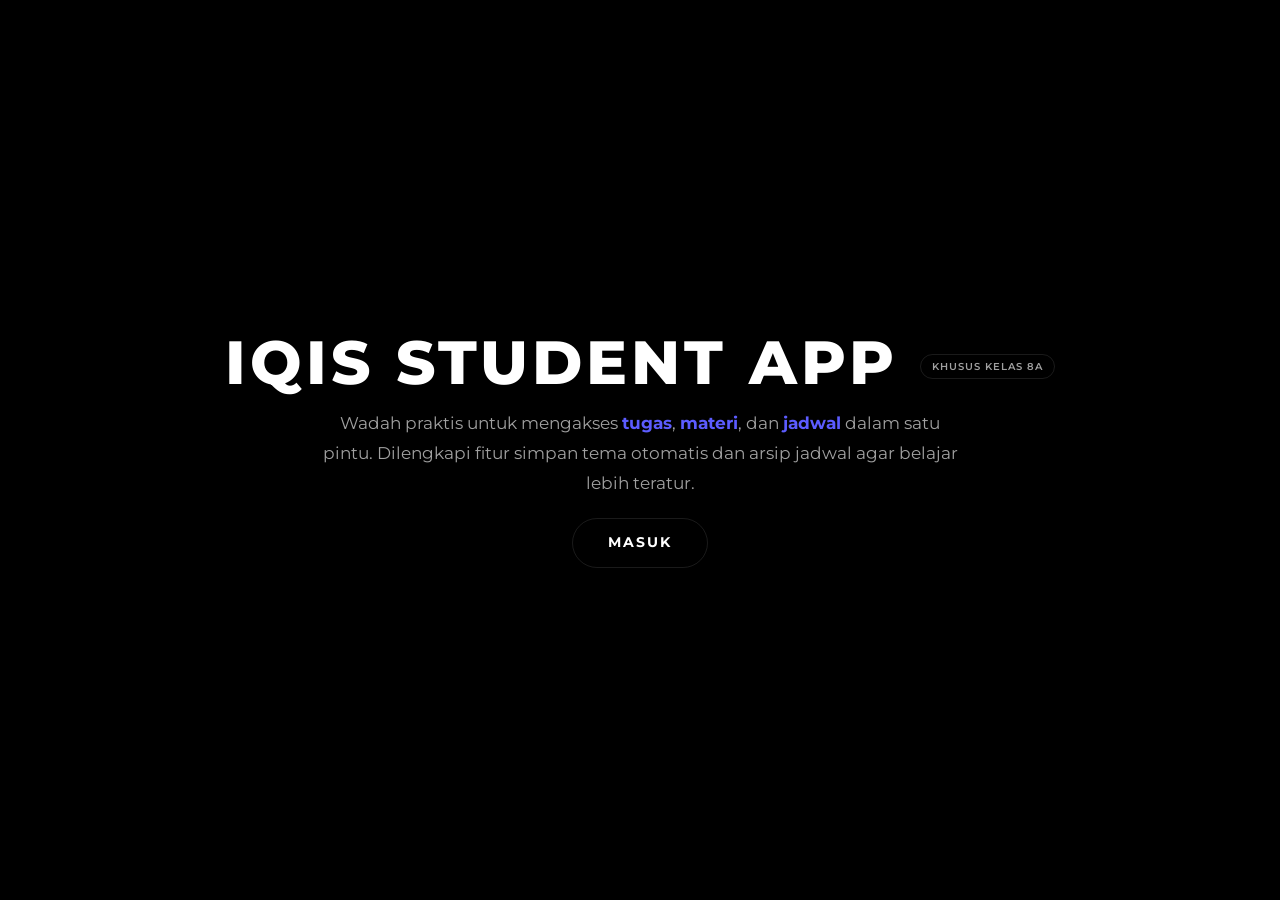
<file: index.html>
<!DOCTYPE html>
<html lang="id">
<head>
  <meta charset="UTF-8">
  <meta name="viewport" content="width=device-width, initial-scale=1.0">
  <link rel="icon" type="image/png" href="https://i.ibb.co.com/DfCjtjDg/LOGO-HEADER.png">
  <title>S-Edu | Welcome</title>

  <link rel="stylesheet" href="assets/css/global.css">
  <script>
    (function(){
      var t = localStorage.getItem('snx-theme') || 'dark';
      if (t === 'light') document.documentElement.setAttribute('data-theme', 'light');
    })();
  </script>
</head>
<body class="index-body">
	<p class="index-logo anim d1">
		IQIS Student App
		<span class="badge badge-accent-2">Khusus Kelas 8A</span>
	</p>
	
  <p class="index-desc anim d3">
	Wadah praktis untuk mengakses <strong>tugas</strong>, <strong>materi</strong>,
    dan <strong>jadwal</strong> dalam satu pintu. Dilengkapi fitur simpan tema
    otomatis dan arsip jadwal agar belajar lebih teratur.
  </p>

  <a href="core/tentang.html" class="btn-enter anim d4">Masuk</a>

  <script src="assets/js/main.js"></script>
</body>
</html>
</file>
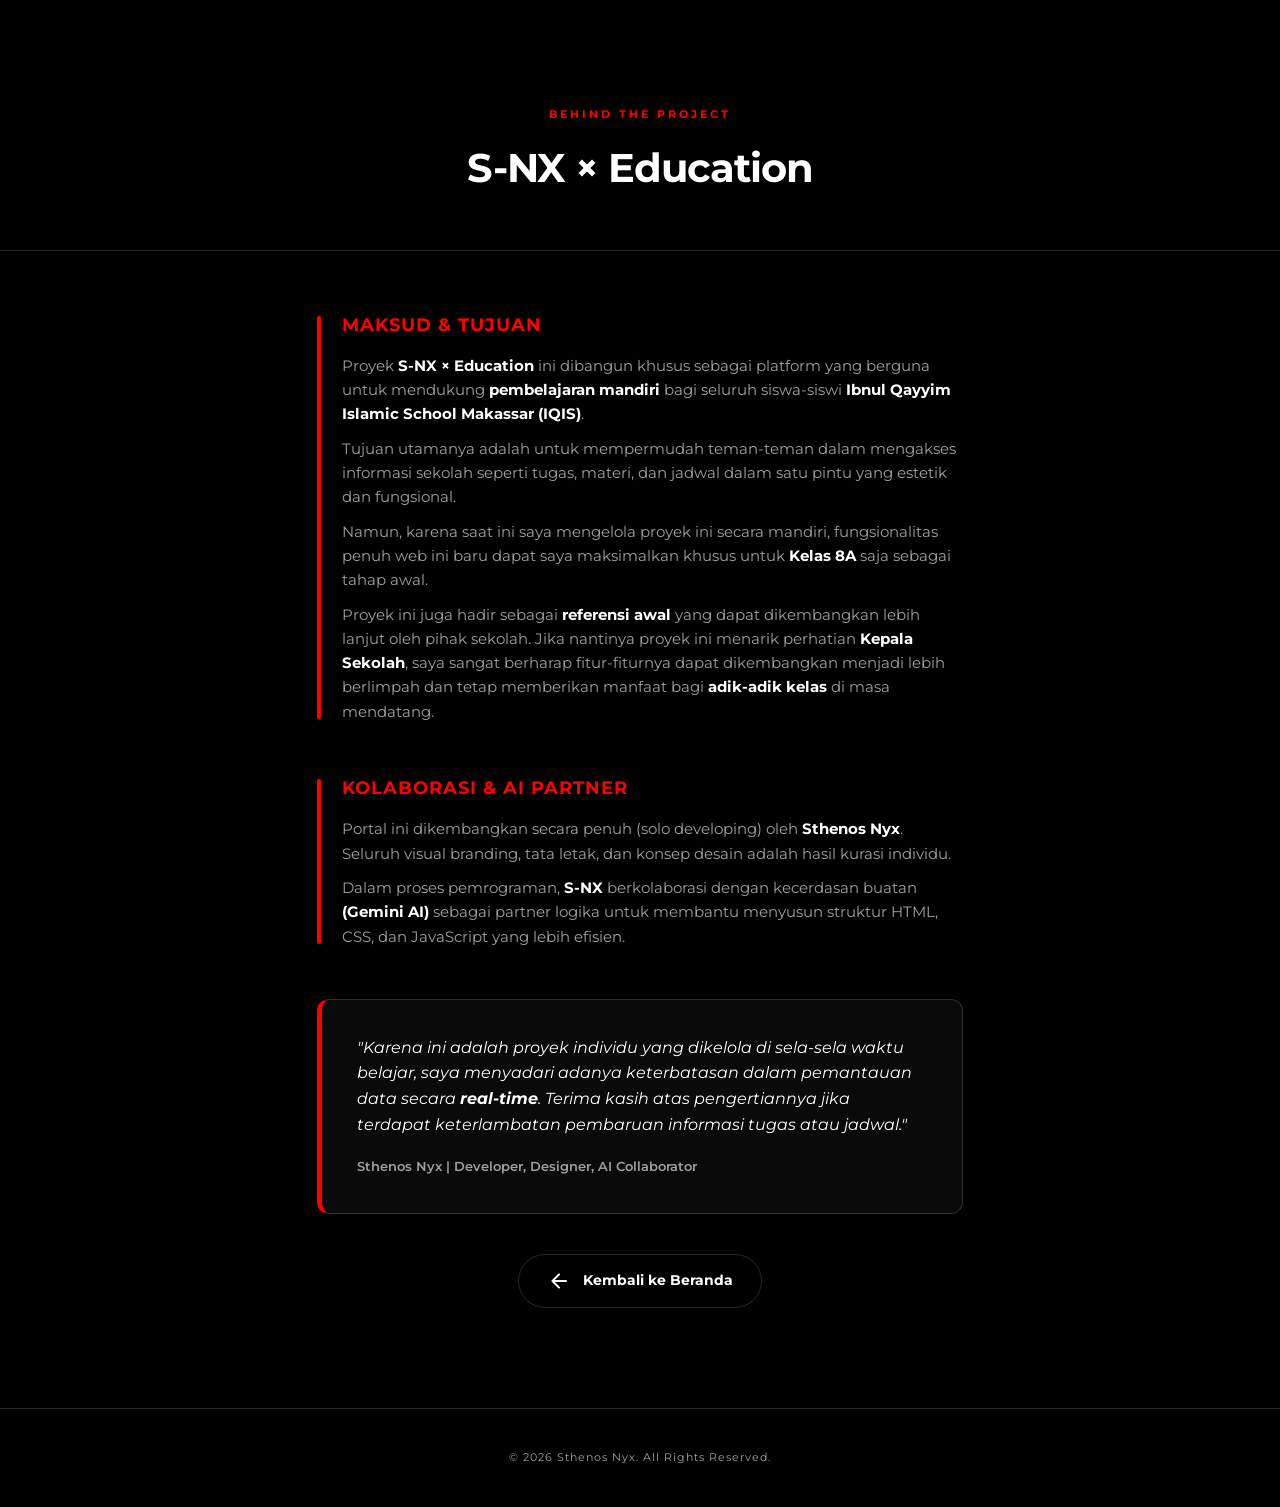
<file: info.html>
<!DOCTYPE html>
<html lang="id">
<head>
    <meta charset="UTF-8">
    <meta name="viewport" content="width=device-width, initial-scale=1.0">
    <link rel="icon" type="image/png" href="https://i.ibb.co.com/DfCjtjDg/LOGO-HEADER.png">
    <title>S-Edu | Behind The Project</title>
    
    <link href="https://fonts.googleapis.com/css2?family=Montserrat:wght@400;600;700&display=swap" rel="stylesheet">
    <link rel="stylesheet" href="https://fonts.googleapis.com/css2?family=Material+Symbols+Rounded:opsz,wght,FILL,GRAD@24,400,0,0" />
    
    <style>
        /* --- S-NX CSS Variables (Dark & Light) --- */
        :root {
            --bg-color: #000000;
            --card-bg: #0a0a0a;
            --primary-red: #ff0000;
            --border-color: rgba(255, 255, 255, 0.15);
            --text-main: #ffffff;
            --text-gray: #a0a0a0;
            --nav-bg: rgba(0, 0, 0, 0.9);
        }

        [data-theme="light"] {
            --bg-color: #f4f4f5;
            --card-bg: #ffffff;
            --primary-red: #e60000;
            --border-color: rgba(0, 0, 0, 0.1);
            --text-main: #111111;
            --text-gray: #666666;
            --nav-bg: rgba(244, 244, 245, 0.95);
        }

        * { margin: 0; padding: 0; box-sizing: border-box; }
        body { background-color: var(--bg-color); color: var(--text-main); font-family: 'Montserrat', sans-serif; min-height: 100vh; line-height: 1.6; transition: background-color 0.4s, color 0.4s; }

        header { 
            text-align: center; 
            padding: 100px 8% 50px; 
            background: var(--nav-bg); 
            backdrop-filter: blur(20px); 
            border-bottom: 1px solid var(--border-color); 
            transition: 0.4s;
        }
        header span { font-size: 0.7rem; color: var(--primary-red); font-weight: 700; letter-spacing: 3px; text-transform: uppercase; }
        header h1 { font-size: 2.5rem; margin-top: 10px; font-weight: 700; letter-spacing: -1px; }

        main { padding: 60px 8% 100px; max-width: 850px; margin: 0 auto; }
        
        ::selection { background-color: var(--text-main); color: var(--bg-color); }

        section { margin-bottom: 50px; position: relative; padding-left: 25px; }
        section::before { content: ''; position: absolute; left: 0; top: 5px; bottom: 5px; width: 4px; background: var(--primary-red); border-radius: 2px; }

        section h3 { font-size: 1.1rem; color: var(--primary-red); text-transform: uppercase; letter-spacing: 1px; margin-bottom: 15px; }
        section p { color: var(--text-gray); font-size: 0.95rem; margin-bottom: 10px; transition: 0.4s; }
        
        strong { color: var(--text-main); font-weight: 700; }

        .dev-note { 
            background: var(--card-bg); 
            padding: 35px; 
            border-radius: 12px; 
            border: 1px solid var(--border-color); 
            font-style: italic; 
            margin: 40px 0;
            border-left: 5px solid var(--primary-red);
            transition: 0.4s;
        }
        .dev-note span { font-size: 0.8rem; color: var(--text-gray); display: block; margin-top: 20px; font-style: normal; font-weight: 600; }

        /* Pembungkus untuk memusatkan tombol */
        .back-btn-wrapper {
            display: flex;
            justify-content: center;
            width: 100%;
            margin-top: 40px;
            opacity: 0;
            animation: reveal 0.8s forwards 0.9s;
        }

        .back-btn { 
            text-decoration: none; 
            color: var(--text-main); 
            font-size: 0.85rem; 
            font-weight: 700; 
            padding: 14px 28px; 
            border-radius: 50px; 
            border: 1px solid var(--border-color); 
            display: inline-flex; 
            align-items: center; 
            gap: 12px; 
            transition: 0.3s cubic-bezier(0.4, 0, 0.2, 1); 
        }
        .back-btn:hover { 
            border-color: var(--primary-red); 
            background: rgba(255, 0, 0, 0.05); 
            transform: translateX(-8px); 
            box-shadow: 0 5px 15px rgba(255, 0, 0, 0.1);
        }

        footer { text-align: center; padding: 40px; font-size: 0.7rem; color: var(--text-gray); border-top: 1px solid var(--border-color); letter-spacing: 1px; transition: 0.4s; }

        @media (max-width: 600px) {
            header h1 { font-size: 1.8rem; }
            main { padding: 40px 5%; }
        }
        /* --- S-NX ANIMATION INFO --- */
        @keyframes reveal {
            from { opacity: 0; filter: blur(10px); transform: translateY(30px); }
            to { opacity: 1; filter: blur(0); transform: translateY(0); }
        }

        header { animation: reveal 1s cubic-bezier(0.22, 1, 0.36, 1); }
        section { opacity: 0; animation: reveal 0.8s forwards; }
        section:nth-of-type(1) { animation-delay: 0.3s; }
        section:nth-of-type(2) { animation-delay: 0.5s; }
        .dev-note { opacity: 0; animation: reveal 0.8s forwards 0.7s; }
    </style>
</head>
<body>

    <header>
        <span>BEHIND THE PROJECT</span>
        <h1>S-NX × Education</h1>
    </header>

    <main>
        
        <section>
            <h3>Maksud & Tujuan</h3>
            <p>Proyek <strong>S-NX × Education</strong> ini dibangun khusus sebagai platform yang berguna untuk mendukung <strong>pembelajaran mandiri</strong> bagi seluruh siswa-siswi <strong>Ibnul Qayyim Islamic School Makassar (IQIS)</strong>.</p>
            <p>Tujuan utamanya adalah untuk mempermudah teman-teman dalam mengakses informasi sekolah seperti tugas, materi, dan jadwal dalam satu pintu yang estetik dan fungsional.</p>
            <p>Namun, karena saat ini saya mengelola proyek ini secara mandiri, fungsionalitas penuh web ini baru dapat saya maksimalkan khusus untuk <strong>Kelas 8A</strong> saja sebagai tahap awal.</p>
            <p>Proyek ini juga hadir sebagai <strong>referensi awal</strong> yang dapat dikembangkan lebih lanjut oleh pihak sekolah. Jika nantinya proyek ini menarik perhatian <strong>Kepala Sekolah</strong>, saya sangat berharap fitur-fiturnya dapat dikembangkan menjadi lebih berlimpah dan tetap memberikan manfaat bagi <strong>adik-adik kelas</strong> di masa mendatang.</p>
        </section>

        <section>
            <h3>Kolaborasi & AI Partner</h3>
            <p>Portal ini dikembangkan secara penuh (solo developing) oleh <strong>Sthenos Nyx</strong>. Seluruh visual branding, tata letak, dan konsep desain adalah hasil kurasi individu.</p>
            <p>Dalam proses pemrograman, <strong>S-NX</strong> berkolaborasi dengan kecerdasan buatan <strong>(Gemini AI)</strong> sebagai partner logika untuk membantu menyusun struktur HTML, CSS, dan JavaScript yang lebih efisien.</p>
        </section>

        <div class="dev-note">
            "Karena ini adalah proyek individu yang dikelola di sela-sela waktu belajar, saya menyadari adanya keterbatasan dalam pemantauan data secara <strong>real-time</strong>. Terima kasih atas pengertiannya jika terdapat keterlambatan pembaruan informasi tugas atau jadwal."
            <span>Sthenos Nyx | Developer, Designer, AI Collaborator</span>
        </div>

        <div class="back-btn-wrapper">
            <a href="tugas.html" class="back-btn">
                <span class="material-symbols-rounded">arrow_back</span>
                Kembali ke Beranda
            </a>
        </div>

    </main>

    <footer>
        © 2026 Sthenos Nyx. All Rights Reserved.
    </footer>

    <script>
        function applyTheme(theme) {
            if (theme === 'light') {
                document.body.setAttribute('data-theme', 'light');
            } else {
                document.body.removeAttribute('data-theme');
            }
        }
        const savedTheme = localStorage.getItem('theme') || 'dark';
        applyTheme(savedTheme);
    </script>
</body>
</html>
</file>
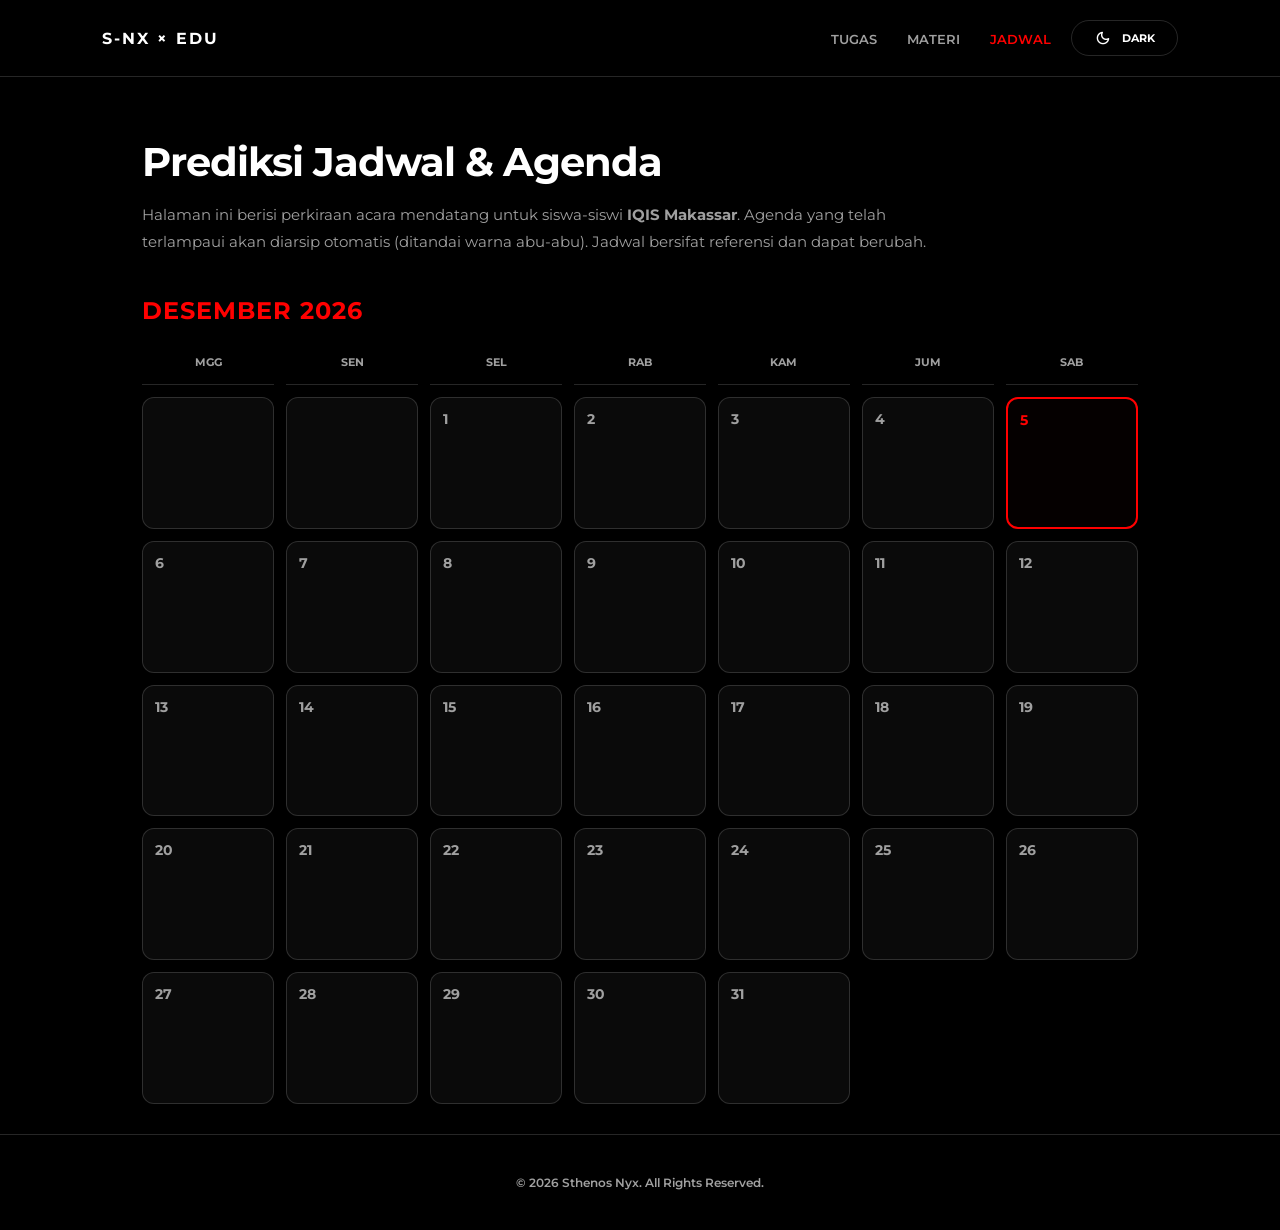
<file: jadwal.html>
<!DOCTYPE html>
<html lang="id">
<head>
    <meta charset="UTF-8">
    <meta name="viewport" content="width=device-width, initial-scale=1.0">
    <link rel="icon" type="image/png" href="https://i.ibb.co.com/DfCjtjDg/LOGO-HEADER.png">
    <title>S-Edu | Jadwal</title>
    <link href="https://fonts.googleapis.com/css2?family=Montserrat:wght@400;600;700&display=swap" rel="stylesheet">
    <link rel="stylesheet" href="https://fonts.googleapis.com/css2?family=Material+Symbols+Rounded:opsz,wght,FILL,GRAD@24,400,0,0" />
    <style>
        /* --- S-NX CSS Variables --- */
        :root { 
            --bg-color: #000; 
            --card-bg: #0a0a0a; 
            --primary-red: #ff0000; 
            --border-color: rgba(255, 255, 255, 0.15); 
            --text-main: #fff; 
            --text-gray: #a0a0a0; 
            --nav-bg: rgba(0, 0, 0, 0.8); 
        }

        [data-theme="light"] { 
            --bg-color: #f4f4f5; 
            --card-bg: #fff; 
            --primary-red: #e60000; 
            --border-color: rgba(0, 0, 0, 0.1); 
            --text-main: #111; 
            --text-gray: #666; 
            --nav-bg: rgba(244, 244, 245, 0.9); 
        }
        
        * { margin: 0; padding: 0; box-sizing: border-box; }
        body { background-color: var(--bg-color); color: var(--text-main); font-family: 'Montserrat', sans-serif; transition: background-color 0.4s, color 0.4s; overflow-x: hidden; }
        ::selection { background-color: var(--text-main); color: var(--bg-color); }

        /* --- Navbar --- */
        nav { display: flex; justify-content: space-between; align-items: center; padding: 20px 8%; border-bottom: 1px solid var(--border-color); background: var(--nav-bg); backdrop-filter: blur(20px); position: sticky; top: 0; z-index: 1000; }
        .logo { font-weight: 700; letter-spacing: 2px; }
        .nav-right { display: flex; align-items: center; gap: 20px; }
        .nav-links { display: flex; gap: 30px; list-style: none; }
        .nav-links a { text-decoration: none; color: var(--text-gray); font-size: 0.8rem; font-weight: 600; text-transform: uppercase; transition: 0.3s; }
        .nav-links a.active, .nav-links a:hover { color: var(--primary-red); }

        /* Menambahkan Menu Toggle Hamburger ke Jadwal */
        .menu-toggle { display: none; flex-direction: column; cursor: pointer; gap: 6px; z-index: 1100; }
        .bar { width: 25px; height: 2px; background-color: var(--text-main); transition: 0.4s; border-radius: 2px; }

        /* --- Animasi Toggle Theme --- */
        .theme-toggle-btn { 
            background: transparent; border: 1px solid var(--border-color); color: var(--text-main); 
            padding: 8px 22px; border-radius: 50px; font-size: 0.7rem; font-weight: 700; cursor: pointer; 
            transition: 0.3s cubic-bezier(0.4, 0, 0.2, 1); font-family: 'Montserrat'; display: flex; align-items: center; gap: 10px; overflow: hidden;
        }
        .theme-toggle-btn:hover { border-color: var(--primary-red); box-shadow: 0 0 10px rgba(255, 0, 0, 0.2); }
        
        #themeIcon { font-size: 18px; transition: transform 0.5s cubic-bezier(0.68, -0.55, 0.27, 1.55), opacity 0.3s; }
        .rotate-effect { transform: rotate(360deg) scale(1.2); opacity: 0; }

        /* --- Headline --- */
        .hero { text-align: left; padding: 60px 8% 20px; max-width: 1200px; margin: 0 auto; }
        .hero h1 { font-size: 2.5rem; font-weight: 700; letter-spacing: -1px; }
        .hero p { color: var(--text-gray); margin-top: 15px; line-height: 1.8; max-width: 800px; font-size: 0.95rem; }

        /* --- Calendar Layout (Responsif & Anti-Potong) --- */
        .calendar-wrapper { padding: 20px 8% 80px; max-width: 1200px; margin: 0 auto; overflow-x: auto; padding-bottom: 30px; }
        .month-year { font-size: 1.5rem; font-weight: 700; color: var(--primary-red); margin-bottom: 30px; text-transform: uppercase; letter-spacing: 1px; }

        .calendar-grid { display: grid; grid-template-columns: repeat(7, 1fr); gap: 12px; min-width: 700px; /* Forces scroll on mobile */ }
        .day-label { text-align: center; color: var(--text-gray); font-size: 0.7rem; font-weight: 700; padding-bottom: 15px; border-bottom: 1px solid var(--border-color); }
        
        .day-cell { background: var(--card-bg); border: 1px solid var(--border-color); aspect-ratio: 1/1; padding: 12px; display: flex; flex-direction: column; transition: 0.4s; border-radius: 12px; }
        .day-cell:hover { border-color: var(--primary-red); transform: translateY(-5px); box-shadow: 0 10px 20px rgba(0,0,0,0.1); }
        .day-cell.today { border: 2px solid var(--primary-red); background: rgba(255, 0, 0, 0.02); }
        .day-number { font-weight: 700; font-size: 0.9rem; color: var(--text-gray); margin-bottom: 10px; }
        .today .day-number { color: var(--primary-red); }
        
        .event-tag { background: rgba(255, 0, 0, 0.1); color: var(--primary-red); font-size: 0.65rem; font-weight: 700; padding: 6px 10px; border-radius: 6px; border-left: 3px solid var(--primary-red); margin-bottom: 5px; line-height: 1.3; }
        .event-tag.past-event { background: transparent; border: 1px dashed var(--border-color); color: var(--text-gray); opacity: 0.5; border-left: 1px dashed var(--border-color); }

        footer { text-align: center; padding: 40px 0; font-size: 0.75rem; color: var(--text-gray); border-top: 1px solid var(--border-color); font-weight: 600; }
        .secret-link { color: inherit; text-decoration: none; transition: 0.3s; }
        .secret-link:hover { color: var(--primary-red); text-shadow: 0 0 10px var(--primary-red); }

        /* --- Mobile Responsive --- */
        @media (max-width: 768px) {
            .hero h1 { font-size: 1.8rem; }
            .calendar-grid { gap: 6px; }
            .day-cell { padding: 6px; border-radius: 8px; }
            .day-number { font-size: 0.75rem; }
            .event-tag { font-size: 0.55rem; padding: 4px; }
            
            /* Mengaktifkan sidebar mobile */
            .menu-toggle { display: flex; }
            .nav-links { position: fixed; right: -100%; top: 0; flex-direction: column; background: var(--nav-bg); width: 100%; height: 100vh; justify-content: center; align-items: center; transition: 0.5s ease; border-left: 1px solid var(--border-color); z-index: 1050; }
            .nav-links.active { right: 0; }
        }

        /* --- S-NX ANIMATION JADWAL --- */
        @keyframes fadeInUp {
            from { opacity: 0; transform: translateY(20px); }
            to { opacity: 1; transform: translateY(0); }
        }

        /* Animasi Navbar dihapus */
        .hero { animation: fadeInUp 0.8s both 0.2s; }
        .month-year { animation: fadeInUp 0.8s both 0.3s; }
        .day-cell { opacity: 0; animation: fadeInUp 0.5s forwards; }
        .day-cell:nth-child(odd) { animation-delay: 0.4s; }
        .day-cell:nth-child(even) { animation-delay: 0.5s; }
    </style>
</head>
<body>
    <nav>
        <div class="logo">S-NX × EDU</div>
        <div class="nav-right">
            <ul class="nav-links" id="nav-list">
                <li><a href="tugas.html">Tugas</a></li>
                <li><a href="materi.html">Materi</a></li>
                <li><a href="jadwal.html" class="active">Jadwal</a></li>
            </ul>
            <button class="theme-toggle-btn" id="themeToggle">
                <span class="material-symbols-rounded" id="themeIcon">dark_mode</span>
                <span id="themeText">DARK</span>
            </button>
            <div class="menu-toggle" id="mobile-menu">
                <span class="bar"></span><span class="bar"></span><span class="bar"></span>
            </div>
        </div>
    </nav>

    <header class="hero">
        <h1>Prediksi Jadwal & Agenda</h1>
        <p>Halaman ini berisi perkiraan acara mendatang untuk siswa-siswi <strong>IQIS Makassar</strong>. Agenda yang telah terlampaui akan diarsip otomatis (ditandai warna abu-abu). Jadwal bersifat referensi dan dapat berubah.</p>
    </header>

    <div class="calendar-wrapper">
        <div class="month-year" id="monthDisplay">LOADING...</div>
        <div class="calendar-grid" id="calendarGrid">
            <div class="day-label">MGG</div><div class="day-label">SEN</div><div class="day-label">SEL</div><div class="day-label">RAB</div><div class="day-label">KAM</div><div class="day-label">JUM</div><div class="day-label">SAB</div>
        </div>
    </div>

    <footer>
        <p>&copy; 2026 <a href="info.html" class="secret-link">Sthenos Nyx</a>. All Rights Reserved.</p>
    </footer>

    <script>
        // === 1. LOGIKA TEMA ===
        const themeBtn = document.getElementById('themeToggle');
        const themeIcon = document.getElementById('themeIcon');
        const themeText = document.getElementById('themeText');

        function updateUI(theme) {
            if (theme === 'light') {
                document.body.setAttribute('data-theme', 'light');
                if (themeIcon) themeIcon.innerText = "light_mode";
                if (themeText) themeText.innerText = "LIGHT";
            } else {
                document.body.removeAttribute('data-theme');
                if (themeIcon) themeIcon.innerText = "dark_mode";
                if (themeText) themeText.innerText = "DARK";
            }
        }

        const savedTheme = localStorage.getItem('theme') || 'dark';
        updateUI(savedTheme);

        if (themeBtn) {
            themeBtn.addEventListener('click', () => {
                themeIcon.classList.add('rotate-effect');
                const currentTheme = document.body.getAttribute('data-theme') === 'light' ? 'dark' : 'light';
                setTimeout(() => {
                    localStorage.setItem('theme', currentTheme);
                    updateUI(currentTheme);
                    themeIcon.classList.remove('rotate-effect');
                }, 300);
            });
        }

        // === 2. SISTEM KALENDER OTOMATIS ===
        const myEvents = {
            '2026-04-05': 'Tugas PAI',
            '2026-04-15': 'Deadline Matematika',
            '2026-04-20': 'Ujian Praktik 8A'
        };

        function generateCalendar() {
            const grid = document.getElementById('calendarGrid');
            if (!grid) return;
            
            const now = new Date();
            const year = now.getFullYear();
            const month = now.getMonth();
            
            const todayStr = `${year}-${String(month + 1).padStart(2, '0')}-${String(now.getDate()).padStart(2, '0')}`;
            const monthNames = ["JANUARI", "FEBRUARI", "MARET", "APRIL", "MEI", "JUNI", "JULI", "AGUSTUS", "SEPTEMBER", "OKTOBER", "NOVEMBER", "DESEMBER"];
            document.getElementById('monthDisplay').innerText = `${monthNames[month]} ${year}`;

            const firstDay = new Date(year, month, 1).getDay();
            const daysInMonth = new Date(year, month + 1, 0).getDate();

            for (let i = 0; i < firstDay; i++) {
                const empty = document.createElement('div');
                empty.className = 'day-cell'; empty.style.opacity = '0';
                grid.appendChild(empty);
            }

            for (let day = 1; day <= daysInMonth; day++) {
                const cell = document.createElement('div');
                cell.className = 'day-cell';
                const dateStr = `${year}-${String(month + 1).padStart(2, '0')}-${String(day).padStart(2, '0')}`;
                
                if (dateStr === todayStr) cell.classList.add('today');
                cell.innerHTML = `<span class="day-number">${day}</span>`;

                if (myEvents[dateStr]) {
                    const tag = document.createElement('div');
                    tag.className = 'event-tag';
                    tag.innerText = myEvents[dateStr];
                    if (dateStr < todayStr) tag.classList.add('past-event');
                    cell.appendChild(tag);
                }
                grid.appendChild(cell);
            }
        }
        generateCalendar();

        // --- LOGIKA HAMBURGER MOBILE (FIXED) ---
        function initMobileMenu() {
            const mobileBtn = document.getElementById('mobile-menu');
            const navList = document.getElementById('nav-list');
            
            if(mobileBtn && navList) {
                mobileBtn.addEventListener('click', (e) => {
                    e.stopPropagation();
                    navList.classList.toggle('active');
                });

                document.addEventListener('click', (e) => {
                    if (!navList.contains(e.target) && !mobileBtn.contains(e.target) && navList.classList.contains('active')) {
                        navList.classList.remove('active');
                    }
                });
            }
        }
        document.addEventListener('DOMContentLoaded', initMobileMenu);
    </script>
</body>
</html>
</file>
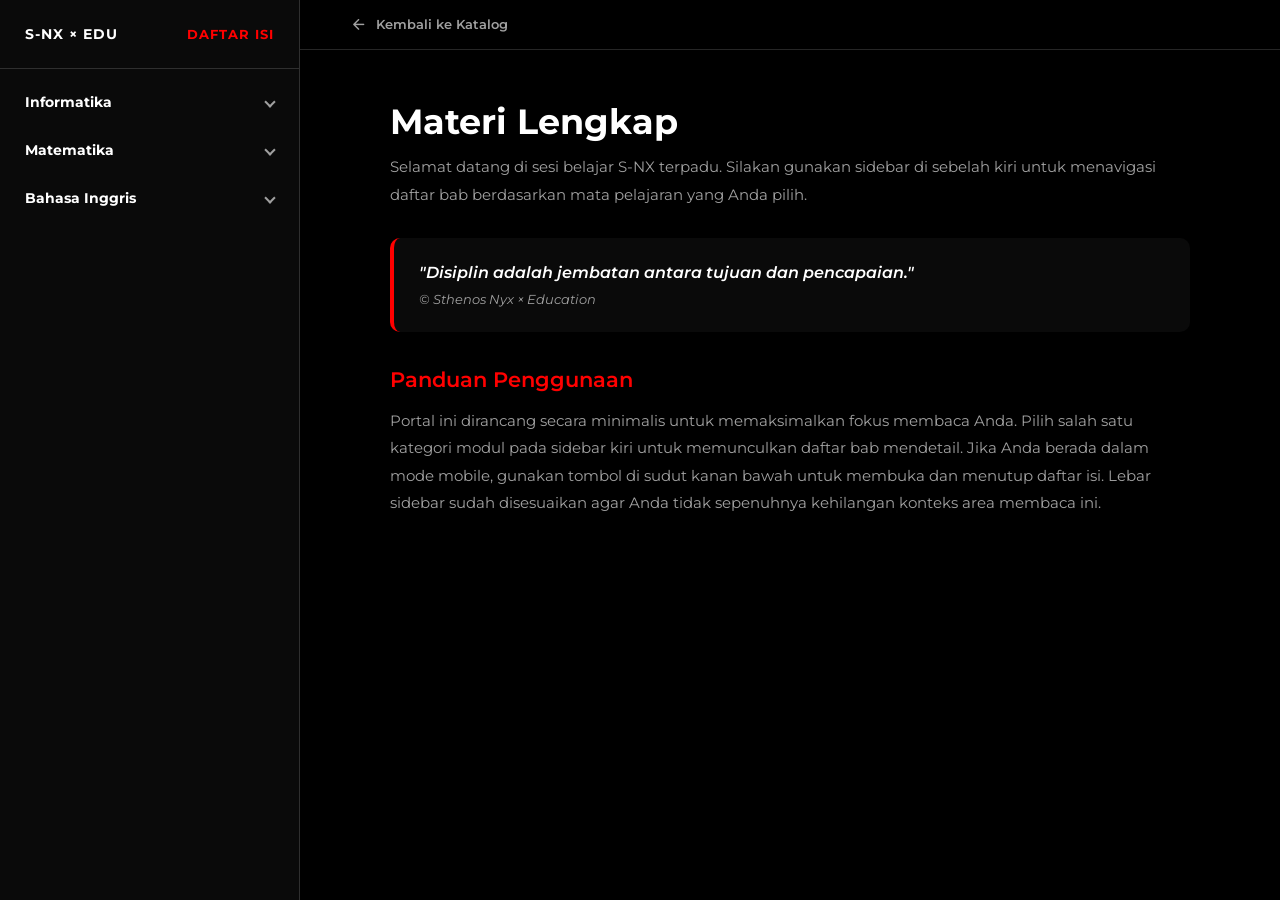
<file: materi-lengkap.html>
<!DOCTYPE html>
<html lang="id">
<head>
    <meta charset="UTF-8">
    <meta name="viewport" content="width=device-width, initial-scale=1.0">
    <link rel="icon" type="image/png" href="https://i.ibb.co.com/DfCjtjDg/LOGO-HEADER.png">
    <title>S-Edu | Materi Lengkap</title>
    <link href="https://fonts.googleapis.com/css2?family=Montserrat:wght@400;600;700&display=swap" rel="stylesheet">
    <link rel="stylesheet" href="https://fonts.googleapis.com/css2?family=Material+Symbols+Rounded:opsz,wght,FILL,GRAD@20..48,100..700,0..1,-50..200" />
    <style>
        :root { --bg-color: #000; --side-bg: #0a0a0a; --primary-red: #ff0000; --border-color: rgba(255, 255, 255, 0.15); --text-main: #fff; --text-gray: #a0a0a0; --nav-bg: rgba(0, 0, 0, 0.9); }
        [data-theme="light"] { --bg-color: #f4f4f5; --side-bg: #ffffff; --primary-red: #e60000; --border-color: rgba(0, 0, 0, 0.1); --text-main: #111; --text-gray: #666; --nav-bg: rgba(255, 255, 255, 0.9); }
        
        * { margin: 0; padding: 0; box-sizing: border-box; }
        body { background-color: var(--bg-color); color: var(--text-main); font-family: 'Montserrat', sans-serif; display: flex; height: 100vh; overflow: hidden; transition: 0.4s; }
        ::selection { background-color: var(--text-main); color: var(--bg-color); }

        /* --- Unified Sidebar --- */
        .sidebar { width: 300px; background-color: var(--side-bg); border-right: 1px solid var(--border-color); display: flex; flex-direction: column; transition: 0.4s cubic-bezier(0.4, 0, 0.2, 1); z-index: 10000; }
        .sidebar-header { padding: 25px; border-bottom: 1px solid var(--border-color); display: flex; justify-content: space-between; align-items: center; }
        .sidebar-header h2 { font-size: 0.8rem; color: var(--primary-red); font-weight: 700; letter-spacing: 1px; }
        .logo-small { font-weight: 700; letter-spacing: 1px; font-size: 0.9rem;}

        .sidebar-scroll { flex: 1; overflow-y: auto; padding: 10px 0; }

        .category-container { margin-bottom: 2px; }
        .category-btn { width: 100%; padding: 15px 25px; background: transparent; border: none; color: var(--text-main); display: flex; justify-content: space-between; align-items: center; cursor: pointer; font-family: 'Montserrat'; font-size: 0.85rem; font-weight: 700; transition: 0.3s; }
        .category-btn:hover { background: rgba(128,128,128,0.05); }

        .arrow { width: 8px; height: 8px; border-right: 2px solid var(--text-gray); border-bottom: 2px solid var(--text-gray); transform: rotate(45deg); transition: 0.3s; }
        .category-btn.active .arrow { transform: rotate(-135deg); border-color: var(--primary-red); }

        .category-content { max-height: 0; overflow: hidden; transition: max-height 0.4s ease-out; background: rgba(128,128,128,0.02); }
        .nav-item { padding: 12px 45px; display: block; text-decoration: none; color: var(--text-gray); font-size: 0.75rem; border-left: 2px solid transparent; }
        .nav-item:hover { color: var(--text-main); background: rgba(128,128,128,0.05); border-left-color: var(--primary-red); }

        /* --- Main Content --- */
        .main-content { flex: 1; overflow-y: auto; position: relative; display: flex; flex-direction: column;}
        
        .top-nav { padding: 15px 5%; display: flex; justify-content: space-between; align-items: center; background: var(--nav-bg); backdrop-filter: blur(15px); border-bottom: 1px solid var(--border-color); position: sticky; top: 0; z-index: 1000; }
        
        /* Modifikasi Tombol Kembali: Icon dan Text Center Vertical/Horizontal */
        .back-link { 
            color: var(--text-gray); 
            text-decoration: none; 
            font-size: 0.8rem; 
            font-weight: 600; 
            transition: 0.3s;
            display: inline-flex;
            align-items: center;
            justify-content: center;
            gap: 8px;
        }
        .back-link:hover { color: var(--primary-red); }
        .back-link span { font-size: 1.2rem; }
        
        .cinematic-body { padding: 50px 8%; display: flex; gap: 40px; }
        .reading-area { flex: 2; max-width: 800px; margin: 0 auto;}
        .reading-area h1 { font-size: 2.2rem; margin-bottom: 10px; font-weight: 700; }
        .reading-area h2 { font-size: 1.3rem; margin-top: 35px; margin-bottom: 15px; color: var(--primary-red); font-weight: 600; }
        .reading-area h3 { font-size: 1rem; margin-top: 25px; margin-bottom: 10px; font-weight: 600; color: var(--text-gray);}
        .reading-area p { margin-bottom: 20px; color: var(--text-gray); line-height: 1.8; font-size: 0.95rem; }
        
        .quote { background: var(--side-bg); padding: 25px; border-left: 4px solid var(--primary-red); border-radius: 10px; margin: 30px 0; font-style: italic; font-weight: 600; color: var(--text-main); position: relative; }
        .quote span { font-size: 0.8rem; color: var(--text-gray); display: block; margin-top: 10px; font-weight: 400;}

        .custom-area { flex: 1; border-left: 1px solid var(--border-color); padding-left: 30px; display: none;}

        /* --- Tombol Floating Action (FAB) --- */
        .sidebar-toggle-fab {
            display: none;
            position: fixed; 
            bottom: 30px; 
            right: 30px;
            background: var(--primary-red); 
            color: white;
            border: none; 
            border-radius: 50%;
            width: 56px; 
            height: 56px;
            justify-content: center; 
            align-items: center;
            cursor: pointer; 
            z-index: 10001;
            box-shadow: 0 4px 15px rgba(255,0,0,0.3);
            transition: 0.3s;
        }
        .sidebar-toggle-fab:hover { transform: scale(1.1); }

        @media (max-width: 900px) {
            /* Sidebar diperkecil menjadi 260px agar materi di belakang tetap terlihat */
            .sidebar { position: fixed; left: -260px; width: 260px; height: 100%; box-shadow: 5px 0 25px rgba(0,0,0,0.5); }
            .sidebar.active { left: 0; }
            .sidebar-toggle-fab { display: flex; } /* Tampilkan tombol toggle di mobile */
        }

        /* --- S-NX ANIMATION MATERI --- */
        @keyframes slideDown {
            0% { opacity: 0; transform: translateY(-20px); }
            100% { opacity: 1; transform: translateY(0); }
        }

        @keyframes slideRight {
            0% { opacity: 0; transform: translateX(-30px); }
            100% { opacity: 1; transform: translateX(0); }
        }

        @keyframes slideUp {
            0% { opacity: 0; transform: translateY(30px); }
            100% { opacity: 1; transform: translateY(0); }
        }

        .sidebar { animation: slideRight 0.8s cubic-bezier(0.25, 1, 0.5, 1); }
        .top-nav { animation: slideDown 0.8s cubic-bezier(0.25, 1, 0.5, 1); }
        .reading-area h1, .reading-area p { animation: slideUp 0.8s forwards 0.2s; opacity: 0; }
        .quote { animation: slideUp 0.8s forwards 0.4s; opacity: 0; }
        .category-container { animation: slideRight 0.5s forwards; opacity: 0; }
        .category-container:nth-child(1) { animation-delay: 0.3s; }
        .category-container:nth-child(2) { animation-delay: 0.4s; }
        .category-container:nth-child(3) { animation-delay: 0.5s; }
    </style>
</head>
<body data-theme="dark">

    <aside class="sidebar" id="sidebar">
        <div class="sidebar-header">
            <div class="logo-small">S-NX × EDU</div>
            <h2>DAFTAR ISI</h2>
        </div>
        <div class="sidebar-scroll">
            
            <div class="category-container" id="cat-informatika">
                <button class="category-btn" onclick="ac(this)">Informatika <span class="arrow"></span></button>
                <div class="category-content">
                    <a href="#" class="nav-item">Bab 1: Logika Dasar</a>
                    <a href="#" class="nav-item">Bab 2: Sintaks Python</a>
                    <a href="#" class="nav-item">Bab 3: Evaluasi Proyek S-NX</a>
                </div>
            </div>

            <div class="category-container" id="cat-matematika">
                <button class="category-btn" onclick="ac(this)">Matematika <span class="arrow"></span></button>
                <div class="category-content">
                    <a href="#" class="nav-item">Bab 1: Persamaan Kuadrat</a>
                    <a href="#" class="nav-item">Bab 2: Rumus ABC</a>
                </div>
            </div>
            
            <div class="category-container" id="cat-bahasa-inggris">
                <button class="category-btn">Bahasa Inggris <span class="arrow"></span></button>
                <div class="category-content">
                    <a href="#" class="nav-item">Bab 1: Tenses</a>
                </div>
            </div>

        </div>
    </aside>

    <main class="main-content">
        <nav class="top-nav">
            <div style="display: flex; align-items: center; gap: 15px;">
                <a href="materi.html" class="back-link">
                    <span class="material-symbols-rounded">arrow_back</span>
                    Kembali ke Katalog
                </a>
            </div>
        </nav>

        <article class="cinematic-body">
            <div class="reading-area">
                <h1>Materi Lengkap</h1>
                <p>Selamat datang di sesi belajar S-NX terpadu. Silakan gunakan sidebar di sebelah kiri untuk menavigasi daftar bab berdasarkan mata pelajaran yang Anda pilih.</p>
                
                <div class="quote">
                    "Disiplin adalah jembatan antara tujuan dan pencapaian."
                    <span>© Sthenos Nyx × Education</span>
                </div>

                <h2>Panduan Penggunaan</h2>
                <p>Portal ini dirancang secara minimalis untuk memaksimalkan fokus membaca Anda. Pilih salah satu kategori modul pada sidebar kiri untuk memunculkan daftar bab mendetail. Jika Anda berada dalam mode mobile, gunakan tombol di sudut kanan bawah untuk membuka dan menutup daftar isi. Lebar sidebar sudah disesuaikan agar Anda tidak sepenuhnya kehilangan konteks area membaca ini.</p>
            </div>
            
            <div class="custom-area">
                <h3>Fitur Pendukung S-NX</h3>
                <p style="font-size:0.8rem; line-height:1.5;">Area ini dapat digunakan untuk perkenalan, kuis singkat, atau aset kustomisasi branding S-NX lainnya sesuka Anda.</p>
            </div>
        </article>
    </main>

    <button class="sidebar-toggle-fab" id="fab-toggle">
        <span class="material-symbols-rounded" id="fab-icon">menu_book</span>
    </button>

    <script>
        // --- ALL-IN-ONE SCRIPT FOR MATERI-LENGKAP.HTML ---
        function applyTheme(theme) {
            if (theme === 'light') {
                document.body.setAttribute('data-theme', 'light');
                localStorage.setItem('theme', 'light');
            } else {
                document.body.removeAttribute('data-theme');
                localStorage.setItem('theme', 'dark');
            }
        }
        applyTheme(localStorage.getItem('theme') || 'dark');

        // Fungsi Accordion Menu
        function ac(b) {
            b.classList.toggle('active');
            let c = b.nextElementSibling;
            if (c.style.maxHeight) { 
                c.style.maxHeight = null; 
            } else { 
                c.style.maxHeight = c.scrollHeight + "px"; 
            }
        }

        // Otomatis Buka Kategori via URL
        window.onload = () => {
            const subject = new URLSearchParams(window.location.search).get('subject');
            if (subject) { 
                const t = document.getElementById('cat-' + subject); 
                if (t) t.querySelector('.category-btn').click(); 
            }
        };

        // Fungsi FAB (Floating Action Button) untuk Buka/Tutup Sidebar
        const fabBtn = document.getElementById('fab-toggle');
        const sidebar = document.getElementById('sidebar');
        const fabIcon = document.getElementById('fab-icon');

        if(fabBtn && sidebar) {
            fabBtn.addEventListener('click', (e) => {
                e.stopPropagation();
                sidebar.classList.toggle('active');
                
                // Ganti icon saat terbuka/tertutup
                if (sidebar.classList.contains('active')) {
                    fabIcon.innerText = "close";
                } else {
                    fabIcon.innerText = "menu_book";
                }
            });

            // Klik luar untuk menutup sidebar
            document.addEventListener('click', (e) => {
                if (!sidebar.contains(e.target) && !fabBtn.contains(e.target) && sidebar.classList.contains('active')) {
                    sidebar.classList.remove('active');
                    fabIcon.innerText = "menu_book";
                }
            });
        }
    </script>
</body>
</html>
</file>
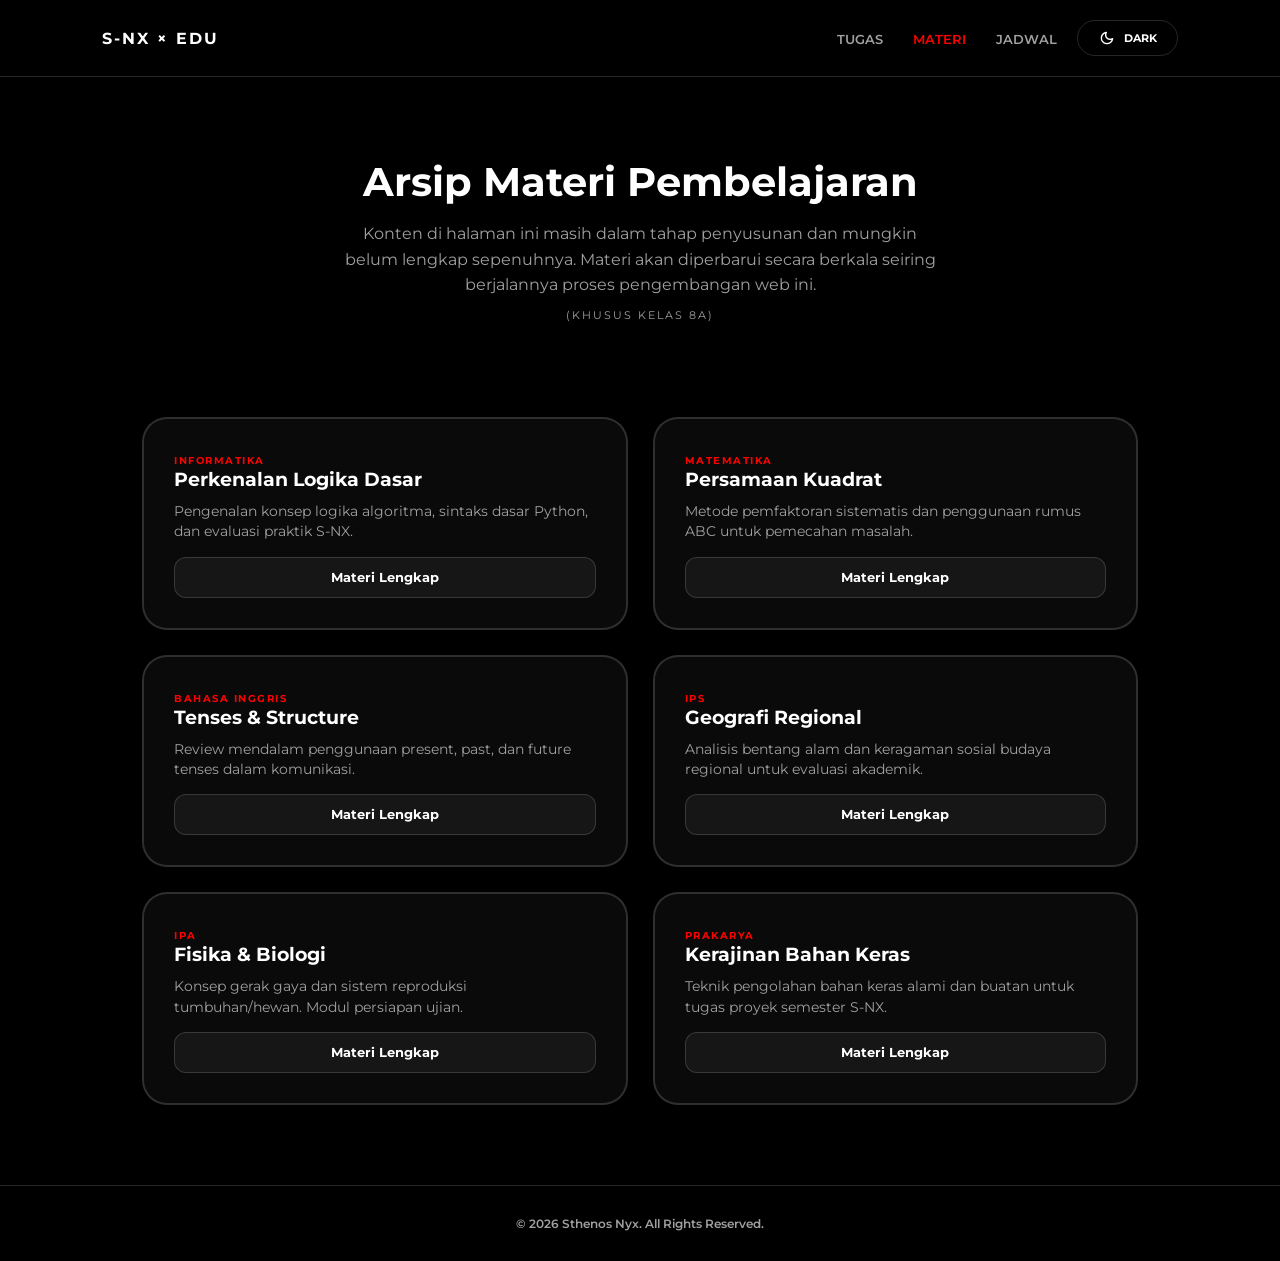
<file: materi.html>
<!DOCTYPE html>
<html lang="id">
<head>
    <meta charset="UTF-8">
    <meta name="viewport" content="width=device-width, initial-scale=1.0">
    <link rel="icon" type="image/png" href="https://i.ibb.co.com/DfCjtjDg/LOGO-HEADER.png">
    <title>S-Edu | Materi</title>
    <link href="https://fonts.googleapis.com/css2?family=Montserrat:wght@400;600;700&display=swap" rel="stylesheet">
    <link rel="stylesheet" href="https://fonts.googleapis.com/css2?family=Material+Symbols+Rounded:opsz,wght,FILL,GRAD@20..48,100..700,0..1,-50..200" />
    <style>
        :root { --bg-color: #000; --card-bg: #0a0a0a; --primary-red: #ff0000; --border-color: rgba(255, 255, 255, 0.15); --text-main: #fff; --text-gray: #a0a0a0; --glow-color: rgba(139, 0, 0, 0.45); --nav-bg: rgba(0, 0, 0, 0.8); }
        [data-theme="light"] { --bg-color: #f4f4f5; --card-bg: #fff; --primary-red: #e60000; --border-color: rgba(0, 0, 0, 0.1); --text-main: #111; --text-gray: #666; --glow-color: rgba(255, 0, 0, 0.15); --nav-bg: rgba(244, 244, 245, 0.9); }
        
        * { margin: 0; padding: 0; box-sizing: border-box; }
        body { background-color: var(--bg-color); color: var(--text-main); font-family: 'Montserrat', sans-serif; min-height: 100vh; display: flex; flex-direction: column; overflow-x: hidden; transition: 0.4s; }
        ::selection { background-color: var(--text-main); color: var(--bg-color); }

        nav { display: flex; justify-content: space-between; align-items: center; padding: 20px 8%; border-bottom: 1px solid var(--border-color); background: var(--nav-bg); backdrop-filter: blur(20px); position: sticky; top: 0; z-index: 1000; transition: 0.4s; }
        .logo { font-weight: 700; letter-spacing: 2px; }
        .nav-right { display: flex; align-items: center; gap: 20px; }
        .nav-links { display: flex; gap: 30px; list-style: none; }
        .nav-links a { text-decoration: none; color: var(--text-gray); font-size: 0.8rem; font-weight: 600; text-transform: uppercase; transition: 0.3s; }
        .nav-links a.active, .nav-links a:hover { color: var(--primary-red); }
        .theme-toggle-btn { background: transparent; border: 1px solid var(--border-color); color: var(--text-main); padding: 8px 20px; border-radius: 50px; font-size: 0.7rem; font-weight: 700; cursor: pointer; transition: 0.3s; font-family: 'Montserrat'; display: flex; align-items: center; gap: 8px; }
        .theme-toggle-btn:hover { border-color: var(--primary-red); }

        .menu-toggle { display: none; flex-direction: column; cursor: pointer; gap: 6px; z-index: 1100; }
        .bar { width: 25px; height: 2px; background-color: var(--text-main); transition: 0.4s; border-radius: 2px; }

        .filter-label { font-size: 0.7rem; color: var(--text-gray); text-transform: uppercase; letter-spacing: 2px; margin-bottom: 15px; display: block; text-align: center; }

        .hero { text-align: center; padding: 80px 8% 40px; }
        .hero h1 { font-size: 2.5rem; font-weight: 700; margin-bottom: 15px; }
        .hero p { color: var(--text-gray); max-width: 600px; margin: 0 auto; line-height: 1.6; }

        .container { padding: 40px 8% 80px; display: grid; grid-template-columns: repeat(auto-fit, minmax(350px, 1fr)); gap: 25px; flex-grow: 1; max-width: 1200px; margin: 0 auto; width: 100%;}
        
        .card { background: var(--card-bg); border: 2px solid var(--border-color); border-radius: 25px; padding: 30px; transition: 0.4s ease; display: flex; flex-direction: column; gap: 15px; position: relative; overflow: hidden; }
        .card:hover { border-color: var(--primary-red); transform: translateY(-5px); box-shadow: 0 10px 30px rgba(0,0,0,0.1); }
        
        .card::before { content: ""; position: absolute; width: 500px; height: 500px; top: calc(var(--mouse-y, -500px) - 250px); left: calc(var(--mouse-x, -500px) - 250px); background: radial-gradient(circle, var(--glow-color) 0%, transparent 70%); opacity: 0; transition: opacity 0.5s ease; pointer-events: none; z-index: 0; }
        .card:hover::before { opacity: 1; }

        .card div { z-index: 1; position: relative; }
        .card span { font-size: 0.65rem; color: var(--primary-red); font-weight: 700; letter-spacing: 1.5px; text-transform: uppercase; }
        .btn-main { text-decoration: none; color: var(--text-main); font-size: 0.8rem; font-weight: 700; background: rgba(255,255,255,0.05); padding: 12px; border-radius: 12px; border: 1px solid var(--border-color); text-align: center; transition: 0.3s; margin-top: auto; position: relative; z-index: 1;}
        .btn-main:hover { background: var(--text-main); color: var(--bg-color); }

        footer { text-align: center; padding: 30px 0; font-size: 0.75rem; color: var(--text-gray); border-top: 1px solid var(--border-color); font-weight: 600; }

        @media (max-width: 768px) { nav { padding: 20px 5%; } .menu-toggle { display: flex; } .nav-links { position: fixed; right: -100%; top: 0; flex-direction: column; background: var(--nav-bg); width: 100%; height: 100vh; justify-content: center; align-items: center; transition: 0.5s ease; border-left: 1px solid var(--border-color); z-index: 1050; } .nav-links.active { right: 0; } .container { grid-template-columns: 1fr; padding: 0 5% 40px; } }
        .secret-link { color: inherit; text-decoration: none; cursor: default; transition: opacity 0.3s ease; }
        .secret-link:hover { cursor: pointer; text-shadow: 0 0 8px var(--primary-red); }

        @keyframes slideUp {
            0% { opacity: 0; transform: translateY(40px); }
            100% { opacity: 1; transform: translateY(0); }
        }

        /* Animasi Navbar dihapus */

        .hero { opacity: 0; animation: slideUp 0.8s cubic-bezier(0.25, 1, 0.5, 1) forwards 0.2s; }
        .task-card, .card { opacity: 0; animation: slideUp 0.8s cubic-bezier(0.25, 1, 0.5, 1) forwards; }
        .task-card:nth-child(1), .card:nth-child(1) { animation-delay: 0.4s; }
        .task-card:nth-child(2), .card:nth-child(2) { animation-delay: 0.5s; }
        .task-card:nth-child(3), .card:nth-child(3) { animation-delay: 0.6s; }
        .task-card:nth-child(4), .card:nth-child(4) { animation-delay: 0.7s; }
        .task-card:nth-child(5), .card:nth-child(5) { animation-delay: 0.8s; }
        .task-card:nth-child(6), .card:nth-child(6) { animation-delay: 0.9s; }
    </style>
</head>
<body data-theme="dark">
    <nav>
        <div class="logo">S-NX × EDU</div>
        <div class="nav-right">
            <ul class="nav-links" id="nav-list">
                <li><a href="tugas.html">Tugas</a></li>
                <li><a href="materi.html" class="active">Materi</a></li>
                <li><a href="jadwal.html">Jadwal</a></li>
            </ul>
            <button class="theme-toggle-btn" id="themeToggle">
                <span class="material-symbols-rounded" id="themeIcon" style="font-size: 18px;">dark_mode</span>
                <span id="themeText">DARK</span>
            </button>
            <div class="menu-toggle" id="mobile-menu">
                <span class="bar"></span><span class="bar"></span><span class="bar"></span>
            </div>
        </div>
    </nav>

    <header class="hero">
        <h1>Arsip Materi Pembelajaran</h1>
        <p>Konten di halaman ini masih dalam tahap penyusunan dan mungkin belum lengkap sepenuhnya. Materi akan diperbarui secara berkala seiring berjalannya proses pengembangan web ini.</p> <span class="filter-label" style="margin-top: 10px;">(Khusus Kelas 8A)</span></p>
    </header>

    <div class="container" id="cardContainer">
        <div class="card">
            <div><span>Informatika</span><h3>Perkenalan Logika Dasar</h3><p style="color:var(--text-gray); font-size:0.85rem; margin-top:10px; line-height:1.5;">Pengenalan konsep logika algoritma, sintaks dasar Python, dan evaluasi praktik S-NX.</p></div>
            <a href="materi-lengkap.html?subject=informatika" class="btn-main">Materi Lengkap</a>
        </div>
        <div class="card">
            <div><span>Matematika</span><h3>Persamaan Kuadrat</h3><p style="color:var(--text-gray); font-size:0.85rem; margin-top:10px; line-height:1.5;">Metode pemfaktoran sistematis dan penggunaan rumus ABC untuk pemecahan masalah.</p></div>
            <a href="materi-lengkap.html?subject=matematika" class="btn-main">Materi Lengkap</a>
        </div>
        <div class="card">
            <div><span>Bahasa Inggris</span><h3>Tenses & Structure</h3><p style="color:var(--text-gray); font-size:0.85rem; margin-top:10px; line-height:1.5;">Review mendalam penggunaan present, past, dan future tenses dalam komunikasi.</p></div>
            <a href="#" class="btn-main">Materi Lengkap</a>
        </div>
        <div class="card">
            <div><span>IPS</span><h3>Geografi Regional</h3><p style="color:var(--text-gray); font-size:0.85rem; margin-top:10px; line-height:1.5;">Analisis bentang alam dan keragaman sosial budaya regional untuk evaluasi akademik.</p></div>
            <a href="#" class="btn-main">Materi Lengkap</a>
        </div>
        <div class="card">
            <div><span>IPA</span><h3>Fisika & Biologi</h3><p style="color:var(--text-gray); font-size:0.85rem; margin-top:10px; line-height:1.5;">Konsep gerak gaya dan sistem reproduksi tumbuhan/hewan. Modul persiapan ujian.</p></div>
            <a href="#" class="btn-main">Materi Lengkap</a>
        </div>
        <div class="card">
            <div><span>Prakarya</span><h3>Kerajinan Bahan Keras</h3><p style="color:var(--text-gray); font-size:0.85rem; margin-top:10px; line-height:1.5;">Teknik pengolahan bahan keras alami dan buatan untuk tugas proyek semester S-NX.</p></div>
            <a href="#" class="btn-main">Materi Lengkap</a>
        </div>
    </div>

    <footer><p>&copy; 2026 <a href="info.html" class="secret-link">Sthenos Nyx</a>. All Rights Reserved.</p></footer>

    <script>
        const themeBtn = document.getElementById('themeToggle');
        const themeIcon = document.getElementById('themeIcon');
        const themeText = document.getElementById('themeText');

        function updateUI(theme) {
            if (theme === 'light') {
                document.body.setAttribute('data-theme', 'light');
                if (themeIcon) themeIcon.innerText = "light_mode";
                if (themeText) themeText.innerText = "LIGHT";
            } else {
                document.body.removeAttribute('data-theme');
                if (themeIcon) themeIcon.innerText = "dark_mode";
                if (themeText) themeText.innerText = "DARK";
            }
        }

        updateUI(localStorage.getItem('theme') || 'dark');

        if (themeBtn) {
            themeBtn.addEventListener('click', () => {
                const newTheme = document.body.getAttribute('data-theme') === 'light' ? 'dark' : 'light';
                localStorage.setItem('theme', newTheme);
                updateUI(newTheme);
                themeIcon.style.transition = "0.4s";
                themeIcon.style.transform = "rotate(360deg)";
                setTimeout(() => { themeIcon.style.transform = "rotate(0deg)"; }, 400);
            });
        }

        const cards = document.querySelectorAll('.card');
        cards.forEach(card => {
            card.addEventListener('mousemove', e => {
                const rect = card.getBoundingClientRect();
                card.style.setProperty('--mouse-x', `${e.clientX - rect.left}px`);
                card.style.setProperty('--mouse-y', `${e.clientY - rect.top}px`);
            });
        });

        // --- LOGIKA HAMBURGER MOBILE (FIXED) ---
        function initMobileMenu() {
            const mobileBtn = document.getElementById('mobile-menu');
            const navList = document.getElementById('nav-list');
            
            if(mobileBtn && navList) {
                mobileBtn.addEventListener('click', (e) => {
                    e.stopPropagation();
                    navList.classList.toggle('active');
                });

                document.addEventListener('click', (e) => {
                    if (!navList.contains(e.target) && !mobileBtn.contains(e.target) && navList.classList.contains('active')) {
                        navList.classList.remove('active');
                    }
                });
            }
        }

        document.addEventListener('DOMContentLoaded', initMobileMenu);
    </script>
</body>
</html>
</file>
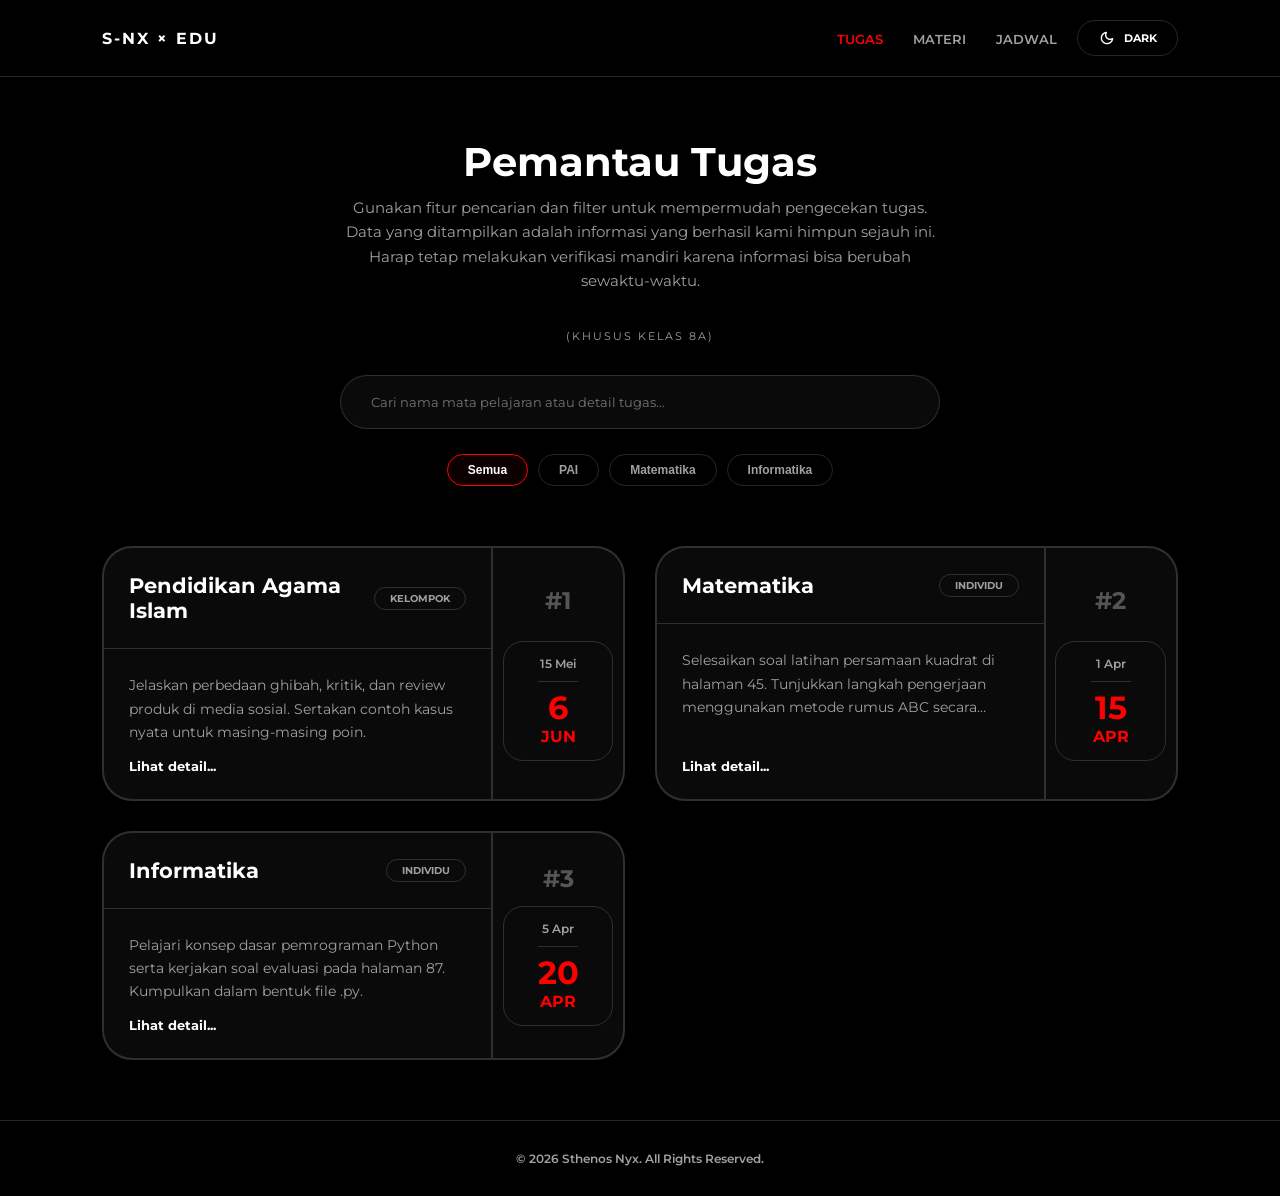
<file: tugas.html>
<!DOCTYPE html>
<html lang="id">
<head>
    <meta charset="UTF-8">
    <meta name="viewport" content="width=device-width, initial-scale=1.0">
    <link rel="icon" type="image/png" href="https://i.ibb.co.com/DfCjtjDg/LOGO-HEADER.png">
    <title>S-Edu | Tugas</title>
    <link href="https://fonts.googleapis.com/css2?family=Montserrat:wght@400;600;700&display=swap" rel="stylesheet">
    <link rel="stylesheet" href="https://fonts.googleapis.com/css2?family=Material+Symbols+Rounded:opsz,wght,FILL,GRAD@20..48,100..700,0..1,-50..200" />
    <style>
        :root {
            --bg-color: #000000;
            --card-bg: #0a0a0a;
            --primary-red: #ff0000;
            --border-color: rgba(255, 255, 255, 0.15);
            --text-main: #ffffff;
            --text-gray: #a0a0a0;
            --glow-color: rgba(139, 0, 0, 0.45);
            --nav-bg: rgba(0, 0, 0, 0.8);
        }

        [data-theme="light"] {
            --bg-color: #f4f4f5;
            --card-bg: #ffffff;
            --primary-red: #e60000;
            --border-color: rgba(0, 0, 0, 0.1);
            --text-main: #111111;
            --text-gray: #666666;
            --glow-color: rgba(255, 0, 0, 0.15);
            --nav-bg: rgba(244, 244, 245, 0.9);
        }

        * { margin: 0; padding: 0; box-sizing: border-box; }
        body { background-color: var(--bg-color); color: var(--text-main); font-family: 'Montserrat', sans-serif; min-height: 100vh; display: flex; flex-direction: column; overflow-x: hidden; transition: background-color 0.4s, color 0.4s; }
        ::selection { background-color: var(--text-main); color: var(--bg-color); }

        /* --- Unified Navbar --- */
        nav { display: flex; justify-content: space-between; align-items: center; padding: 20px 8%; border-bottom: 1px solid var(--border-color); background: var(--nav-bg); backdrop-filter: blur(20px); position: sticky; top: 0; z-index: 1000; transition: 0.4s; }
        .logo { font-weight: 700; letter-spacing: 2px; }
        
        .nav-right { display: flex; align-items: center; gap: 20px; }
        .nav-links { display: flex; gap: 30px; list-style: none; }
        .nav-links a { text-decoration: none; color: var(--text-gray); font-size: 0.8rem; font-weight: 600; text-transform: uppercase; transition: 0.3s; }
        .nav-links a.active, .nav-links a:hover { color: var(--primary-red); }

        /* Dark/Light Mode Perfecto */
        .theme-toggle-btn {
            background: transparent; border: 1px solid var(--border-color);
            color: var(--text-main); padding: 8px 20px; border-radius: 50px;
            font-size: 0.7rem; font-weight: 700; cursor: pointer;
            transition: 0.3s; font-family: 'Montserrat'; display: flex; align-items: center; gap: 8px;
        }
        .theme-toggle-btn:hover { border-color: var(--primary-red); }
        .toggle-icon { transition: transform 0.4s; }

        .menu-toggle { display: none; flex-direction: column; cursor: pointer; gap: 6px; z-index: 1100; }
        .bar { width: 25px; height: 2px; background-color: var(--text-main); transition: 0.4s; border-radius: 2px; }

        /* Headline & Search */
        .hero { text-align: center; padding: 60px 8% 20px; }
        .hero h1 { font-size: 2.5rem; margin-bottom: 10px; font-weight: 700; }
        .hero p { color: var(--text-gray); font-size: 0.95rem; max-width: 600px; margin: 0 auto 30px; line-height: 1.6; }

        .search-container { max-width: 600px; margin: 0 auto 25px; }
        #taskSearch { width: 100%; background: var(--card-bg); border: 1px solid var(--border-color); padding: 18px 30px; border-radius: 50px; color: var(--text-main); font-family: 'Montserrat'; outline: none; transition: 0.3s; }
        #taskSearch:focus { border-color: var(--primary-red); box-shadow: 0 0 20px rgba(255, 0, 0, 0.1); }

        .filter-label { font-size: 0.7rem; color: var(--text-gray); text-transform: uppercase; letter-spacing: 2px; margin-bottom: 15px; display: block; text-align: center; }
        .filter-group { display: flex; flex-wrap: wrap; justify-content: center; gap: 10px; max-width: 900px; margin: 0 auto 40px; }
        .filter-chip { background: transparent; border: 1px solid var(--border-color); color: var(--text-gray); padding: 8px 20px; border-radius: 50px; font-size: 0.75rem; font-weight: 600; cursor: pointer; transition: 0.3s; }
        .filter-chip:hover, .filter-chip.active { border-color: var(--primary-red); color: var(--text-main); background: rgba(255, 0, 0, 0.05); }

        #emptyState { display: none; text-align: center; padding: 80px 0; color: var(--text-gray); font-size: 0.75rem; letter-spacing: 3px; text-transform: uppercase; }

        /* Task Cards Perfecto */
        .container { padding: 0 8% 60px; display: grid; grid-template-columns: repeat(auto-fit, minmax(450px, 1fr)); gap: 30px; flex-grow: 1; }
        .task-card { background: var(--card-bg); border: 2px solid var(--border-color); border-radius: 30px; display: flex; position: relative; overflow: hidden; transition: 0.4s ease; }
        .task-card:hover { border-color: var(--primary-red); transform: translateY(-5px); box-shadow: 0 10px 30px rgba(0,0,0,0.1); }

        .task-card::before { content: ""; position: absolute; width: 600px; height: 600px; top: calc(var(--mouse-y, -600px) - 300px); left: calc(var(--mouse-x, -600px) - 300px); background: radial-gradient(circle, var(--glow-color) 0%, transparent 70%); opacity: 0; transition: opacity 0.5s ease; pointer-events: none; z-index: 0; }
        .task-card:hover::before { opacity: 1; }

        .task-main { flex: 1; display: flex; flex-direction: column; z-index: 1; border-right: 2px solid var(--border-color); }
        .task-header { padding: 25px; border-bottom: 1px solid var(--border-color); display: flex; justify-content: space-between; align-items: center; }
        .task-title { font-size: 1.3rem; font-weight: 700; }
        .label { font-size: 0.6rem; border: 1px solid var(--border-color); padding: 5px 15px; border-radius: 50px; text-transform: uppercase; font-weight: 700; color: var(--text-gray); }

        .task-body { padding: 25px; display: flex; flex-direction: column; gap: 15px; flex-grow: 1; }
        .task-description { font-size: 0.9rem; color: var(--text-gray); line-height: 1.6; display: -webkit-box; -webkit-line-clamp: 3; -webkit-box-orient: vertical; overflow: hidden; }
        .see-more { font-size: 0.8rem; font-weight: 700; cursor: pointer; transition: 0.3s; margin-top: auto; text-decoration: none; color: var(--text-main); display: inline-block; position: relative; z-index: 10; }
        .see-more:hover { color: var(--primary-red); }

        .task-sidebar { width: 130px; display: flex; flex-direction: column; align-items: center; justify-content: space-around; padding: 25px 0; z-index: 1; }
        .task-id { font-size: 1.5rem; font-weight: 700; color: var(--text-gray); opacity: 0.5; }
        .date-section { display: flex; flex-direction: column; align-items: center; gap: 10px; border: 1px solid var(--border-color); border-radius: 20px; padding: 15px 5px; width: 85%; }
        .date-start { font-size: 0.75rem; color: var(--text-gray); text-align: center; line-height: 1.2; font-weight: 600;}
        .sidebar-divider { width: 40px; height: 1px; background: var(--border-color); }
        .date-deadline { text-align: center; color: var(--primary-red); font-weight: 700; line-height: 1; }
        .date-deadline span { font-size: 2rem; display: block; margin-bottom: 5px; }

        footer { text-align: center; padding: 30px 0; font-size: 0.75rem; color: var(--text-gray); border-top: 1px solid var(--border-color); font-weight: 600; }

        /* --- MOBILE RESPONSIVE Perfecto --- */
        @media (max-width: 768px) {
            nav { padding: 20px 5%; }
            .theme-toggle-btn { padding: 6px 12px; font-size: 0.6rem; }
            .menu-toggle { display: flex; }
            .nav-links { position: fixed; right: -100%; top: 0; flex-direction: column; background: var(--nav-bg); width: 100%; height: 100vh; justify-content: center; align-items: center; transition: 0.5s ease; border-left: 1px solid var(--border-color); z-index: 1050; }
            .nav-links.active { right: 0; }
            .container { grid-template-columns: 1fr; padding: 0 5% 40px; }
            .task-card { flex-direction: column; border-radius: 20px;}
            .task-main { border-right: none; border-bottom: 2px solid var(--border-color); }
            .task-sidebar { width: 100%; flex-direction: row; padding: 15px 25px; justify-content: space-between; }
            .date-section { flex-direction: row; width: auto; padding: 5px 15px; border-radius: 50px; }
            .sidebar-divider { width: 1px; height: 20px; margin: 0 10px; }
            .date-deadline span { display: inline; font-size: 1rem; margin-right: 5px; }
            .task-id { font-size: 1.2rem;}
        }

        .secret-link {
            color: inherit; 
            text-decoration: none; 
            cursor: default; 
            transition: opacity 0.3s ease;
        }

        .secret-link:hover {
            cursor: pointer; 
            text-shadow: 0 0 8px var(--primary-red); 
        }

        /* --- EFEK LOAD SINEMATIK S-NX --- */
        @keyframes slideUp {
            0% { opacity: 0; transform: translateY(40px); }
            100% { opacity: 1; transform: translateY(0); }
        }

        /* Animasi Navbar dihilangkan */

        .hero {
            opacity: 0;
            animation: slideUp 0.8s cubic-bezier(0.25, 1, 0.5, 1) forwards 0.2s;
        }

        .task-card, .card {
            opacity: 0;
            animation: slideUp 0.8s cubic-bezier(0.25, 1, 0.5, 1) forwards;
        }

        .task-card:nth-child(1), .card:nth-child(1) { animation-delay: 0.4s; }
        .task-card:nth-child(2), .card:nth-child(2) { animation-delay: 0.5s; }
        .task-card:nth-child(3), .card:nth-child(3) { animation-delay: 0.6s; }
        .task-card:nth-child(4), .card:nth-child(4) { animation-delay: 0.7s; }
        .task-card:nth-child(5), .card:nth-child(5) { animation-delay: 0.8s; }
        .task-card:nth-child(6), .card:nth-child(6) { animation-delay: 0.9s; }
    </style>
</head>
<body data-theme="dark">

    <nav>
        <div class="logo">S-NX × EDU</div>
        <div class="nav-right">
            <ul class="nav-links" id="nav-list">
                <li><a href="tugas.html" class="active">Tugas</a></li>
                <li><a href="materi.html">Materi</a></li>
                <li><a href="jadwal.html">Jadwal</a></li>
            </ul>
            <button class="theme-toggle-btn" id="themeToggle">
                <span class="material-symbols-rounded" id="themeIcon" style="font-size: 18px;">dark_mode</span>
                <span id="themeText">DARK</span>
            </button>
            <div class="menu-toggle" id="mobile-menu">
                <span class="bar"></span><span class="bar"></span><span class="bar"></span>
            </div>
        </div>
    </nav>

    <header class="hero">
        <h1>Pemantau Tugas</h1>
        <p>Gunakan fitur pencarian dan filter untuk mempermudah pengecekan tugas. Data yang ditampilkan adalah informasi yang berhasil kami himpun sejauh ini. Harap tetap melakukan verifikasi mandiri karena informasi bisa berubah sewaktu-waktu. <br>‎ <span class="filter-label" style="margin-top: 10px;">(Khusus Kelas 8A)</span></p>
        <div class="search-container">
            <input type="text" id="taskSearch" placeholder="Cari nama mata pelajaran atau detail tugas...">
        </div>
        <div class="filter-group">
            <button class="filter-chip active" onclick="filterTask('Semua', this)">Semua</button>
            <button class="filter-chip" onclick="filterTask('PAI', this)">PAI</button>
            <button class="filter-chip" onclick="filterTask('Matematika', this)">Matematika</button>
            <button class="filter-chip" onclick="filterTask('Informatika', this)">Informatika</button>
        </div>
    </header>

    <div id="emptyState">Pencarian tidak ditemukan</div>
    
    <div class="container" id="taskContainer">
        <article class="task-card" data-subject="PAI">
            <div class="task-main">
                <div class="task-header"><h2 class="task-title">Pendidikan Agama Islam</h2><span class="label">Kelompok</span></div>
                <div class="task-body">
                    <div class="task-description">Jelaskan perbedaan ghibah, kritik, dan review produk di media sosial. Sertakan contoh kasus nyata untuk masing-masing poin.</div>
                    <a href="#" class="see-more">Lihat detail...</a>
                </div>
            </div>
            <div class="task-sidebar">
                <div class="task-id">#1</div>
                <div class="date-section"><div class="date-start">15 Mei</div><div class="sidebar-divider"></div><div class="date-deadline"><span>6</span>JUN</div></div>
            </div>
        </article>

        <article class="task-card" data-subject="Matematika">
            <div class="task-main">
                <div class="task-header"><h2 class="task-title">Matematika</h2><span class="label">Individu</span></div>
                <div class="task-body">
                    <div class="task-description">Selesaikan soal latihan persamaan kuadrat di halaman 45. Tunjukkan langkah pengerjaan menggunakan metode rumus ABC secara sistematis.</div>
                    <a href="#" class="see-more">Lihat detail...</a>
                </div>
            </div>
            <div class="task-sidebar">
                <div class="task-id">#2</div>
                <div class="date-section"><div class="date-start">1 Apr</div><div class="sidebar-divider"></div><div class="date-deadline"><span>15</span>APR</div></div>
            </div>
        </article>

        <article class="task-card" data-subject="Informatika">
            <div class="task-main">
                <div class="task-header"><h2 class="task-title">Informatika</h2><span class="label">Individu</span></div>
                <div class="task-body">
                    <div class="task-description">Pelajari konsep dasar pemrograman Python serta kerjakan soal evaluasi pada halaman 87. Kumpulkan dalam bentuk file .py.</div>
                    <a href="#" class="see-more">Lihat detail...</a>
                </div>
            </div>
            <div class="task-sidebar">
                <div class="task-id">#3</div>
                <div class="date-section"><div class="date-start">5 Apr</div><div class="sidebar-divider"></div><div class="date-deadline"><span>20</span>APR</div></div>
            </div>
        </article>
    </div>

    <footer><p>&copy; 2026 <a href="info.html" class="secret-link">Sthenos Nyx</a>. All Rights Reserved.</p></footer>

    <script>
        const themeBtn = document.getElementById('themeToggle');
        const themeIcon = document.getElementById('themeIcon');
        const themeText = document.getElementById('themeText');

        function updateUI(theme) {
            if (theme === 'light') {
                document.body.setAttribute('data-theme', 'light');
                if (themeIcon) themeIcon.innerText = "light_mode";
                if (themeText) themeText.innerText = "LIGHT";
            } else {
                document.body.removeAttribute('data-theme');
                if (themeIcon) themeIcon.innerText = "dark_mode";
                if (themeText) themeText.innerText = "DARK";
            }
        }

        updateUI(localStorage.getItem('theme') || 'dark');

        if (themeBtn) {
            themeBtn.addEventListener('click', () => {
                const newTheme = document.body.getAttribute('data-theme') === 'light' ? 'dark' : 'light';
                localStorage.setItem('theme', newTheme);
                updateUI(newTheme);
                themeIcon.style.transition = "0.4s";
                themeIcon.style.transform = "rotate(360deg)";
                setTimeout(() => { themeIcon.style.transform = "rotate(0deg)"; }, 400);
            });
        }

        const searchInput = document.getElementById('taskSearch');
        const cards = document.querySelectorAll('.task-card');

        function updateDisplay() {
            const searchText = searchInput ? searchInput.value.toLowerCase() : "";
            const activeBtn = document.querySelector('.filter-chip.active');
            const activeFilter = activeBtn ? activeBtn.innerText : 'Semua';

            cards.forEach(card => {
                const title = card.querySelector('.task-title').innerText.toLowerCase();
                const subject = card.getAttribute('data-subject');
                const matchesSearch = title.includes(searchText);
                const matchesFilter = (activeFilter === 'Semua' || subject === activeFilter);
                card.style.display = (matchesSearch && matchesFilter) ? "flex" : "none";
            });
        }

        if (searchInput) searchInput.addEventListener('input', updateDisplay);

        function filterTask(subject, btn) {
            document.querySelectorAll('.filter-chip').forEach(chip => chip.classList.remove('active'));
            btn.classList.add('active');
            updateDisplay();
        }

        cards.forEach(card => {
            card.addEventListener('mousemove', e => {
                const rect = card.getBoundingClientRect();
                card.style.setProperty('--mouse-x', `${e.clientX - rect.left}px`);
                card.style.setProperty('--mouse-y', `${e.clientY - rect.top}px`);
            });
        });
        
        // --- LOGIKA HAMBURGER MOBILE (FIXED) ---
        function initMobileMenu() {
            const mobileBtn = document.getElementById('mobile-menu');
            const navList = document.getElementById('nav-list');
            
            if(mobileBtn && navList) {
                mobileBtn.addEventListener('click', (e) => {
                    e.stopPropagation();
                    navList.classList.toggle('active');
                });

                document.addEventListener('click', (e) => {
                    if (!navList.contains(e.target) && !mobileBtn.contains(e.target) && navList.classList.contains('active')) {
                        navList.classList.remove('active');
                    }
                });
            }
        }

        document.addEventListener('DOMContentLoaded', initMobileMenu);
    </script>
</body>
</html>
</file>
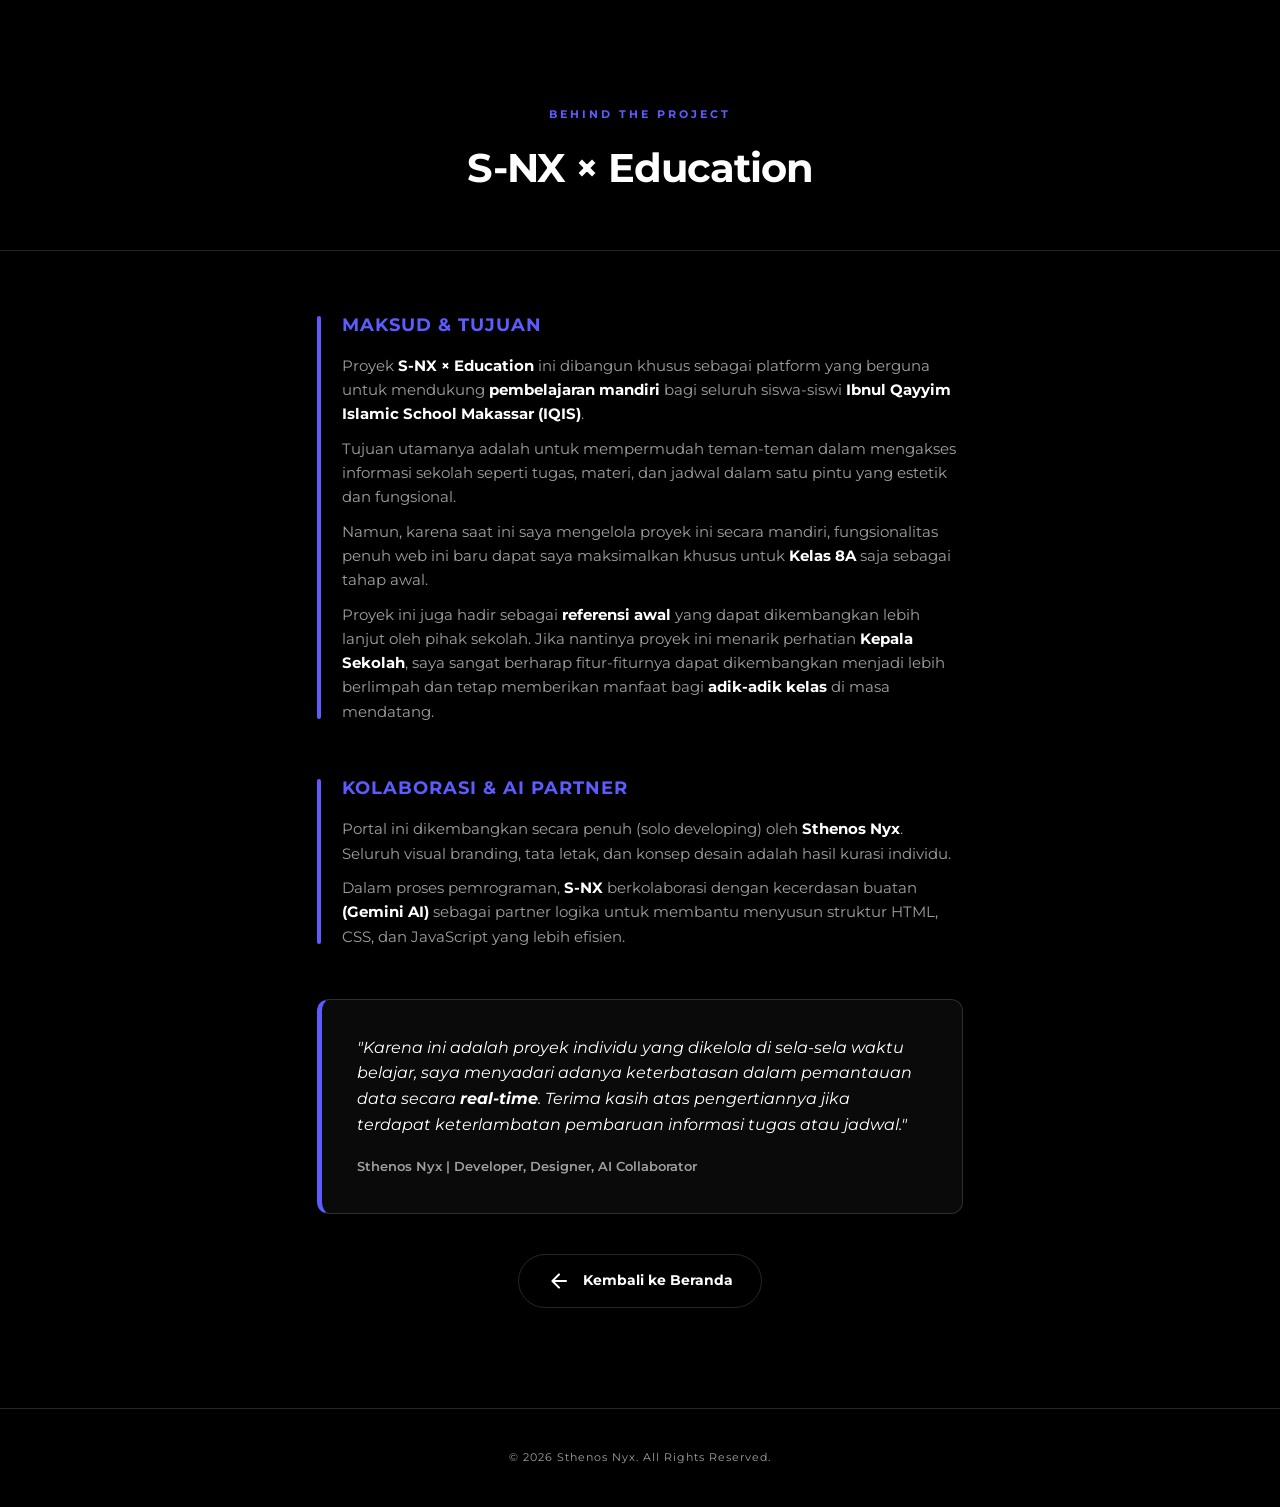
<file: core/info.html>
<!DOCTYPE html>
<html lang="id">
<head>
    <meta charset="UTF-8">
    <meta name="viewport" content="width=device-width, initial-scale=1.0">
    <link rel="icon" type="image/png" href="https://i.ibb.co.com/DfCjtjDg/LOGO-HEADER.png">
    <title>S-Edu | Behind The Project</title>
    
    <link href="https://fonts.googleapis.com/css2?family=Montserrat:wght@400;600;700&display=swap" rel="stylesheet">
    <link rel="stylesheet" href="https://fonts.googleapis.com/css2?family=Material+Symbols+Rounded:opsz,wght,FILL,GRAD@24,400,0,0" />
    
    <style>
        ::selection {
            background-color: var(--selection-bg);
            color: var(--selection-text);
        }
        
        :root { 
            --bg-color: #000; 
            --card-bg: #0a0a0a; 
            --primary-red: #5C5CFF; /* Navy Blue untuk Dark Mode */
            --border-color: rgba(255, 255, 255, 0.15); 
            --text-main: #fff; 
            --text-gray: #a0a0a0; 
            --nav-bg: rgba(0, 0, 0, 0.8);
            --selection-bg: #fff;    /* Background putih saat dark mode */
            --selection-text: #000;  /* Teks hitam saat dark mode */
        }

        [data-theme="light"] { 
            --bg-color: #f4f4f5; 
            --card-bg: #fff; 
            --primary-red: #010066; /* Navy Blue Pekat untuk Light Mode */
            --border-color: rgba(0, 0, 0, 0.1); 
            --text-main: #111; 
            --text-gray: #666; 
            --nav-bg: rgba(244, 244, 245, 0.9);
            --selection-bg: #000;    /* Background hitam saat light mode */
            --selection-text: #fff;  /* Teks putih saat light mode */
        }

        * { margin: 0; padding: 0; box-sizing: border-box; }
        body { background-color: var(--bg-color); color: var(--text-main); font-family: 'Montserrat', sans-serif; min-height: 100vh; line-height: 1.6; transition: background-color 0.4s, color 0.4s; }

        header { 
            text-align: center; 
            padding: 100px 8% 50px; 
            background: var(--nav-bg); 
            backdrop-filter: blur(20px); 
            border-bottom: 1px solid var(--border-color); 
            transition: 0.4s;
        }
        header span { font-size: 0.7rem; color: var(--primary-red); font-weight: 700; letter-spacing: 3px; text-transform: uppercase; }
        header h1 { font-size: 2.5rem; margin-top: 10px; font-weight: 700; letter-spacing: -1px; }

        main { padding: 60px 8% 100px; max-width: 850px; margin: 0 auto; }
        
        ::selection { background-color: var(--text-main); color: var(--bg-color); }

        section { margin-bottom: 50px; position: relative; padding-left: 25px; }
        section::before { content: ''; position: absolute; left: 0; top: 5px; bottom: 5px; width: 4px; background: var(--primary-red); border-radius: 2px; }

        section h3 { font-size: 1.1rem; color: var(--primary-red); text-transform: uppercase; letter-spacing: 1px; margin-bottom: 15px; }
        section p { color: var(--text-gray); font-size: 0.95rem; margin-bottom: 10px; transition: 0.4s; }
        
        strong { color: var(--text-main); font-weight: 700; }

        .dev-note { 
            background: var(--card-bg); 
            padding: 35px; 
            border-radius: 12px; 
            border: 1px solid var(--border-color); 
            font-style: italic; 
            margin: 40px 0;
            border-left: 5px solid var(--primary-red);
            transition: 0.4s;
        }
        .dev-note span { font-size: 0.8rem; color: var(--text-gray); display: block; margin-top: 20px; font-style: normal; font-weight: 600; }

        /* Pembungkus untuk memusatkan tombol */
        .back-btn-wrapper {
            display: flex;
            justify-content: center;
            width: 100%;
            margin-top: 40px;
            opacity: 0;
            animation: reveal 0.8s forwards 0.9s;
        }

        .back-btn { 
            text-decoration: none; 
            color: var(--text-main); 
            font-size: 0.85rem; 
            font-weight: 700; 
            padding: 14px 28px; 
            border-radius: 50px; 
            border: 1px solid var(--border-color); 
            display: inline-flex; 
            align-items: center; 
            gap: 12px; 
            transition: 0.3s cubic-bezier(0.4, 0, 0.2, 1); 
        }

        /* FIXED HOVER STATE */
        .back-btn:hover { 
            border-color: var(--primary-red); 
            background: #01006612; /* Warna Navy Transparan Sesuai Request */
            transform: scale(1.06); 
            box-shadow: 0 5px 15px rgba(1, 0, 102, 0.1); /* Shadow Navy Tipis */
        }

        footer { text-align: center; padding: 40px; font-size: 0.7rem; color: var(--text-gray); border-top: 1px solid var(--border-color); letter-spacing: 1px; transition: 0.4s; }

        @media (max-width: 600px) {
            header h1 { font-size: 1.8rem; }
            main { padding: 40px 5%; }
        }
        
        /* --- S-NX ANIMATIONS --- */
        @keyframes reveal {
            from { opacity: 0; filter: blur(10px); transform: translateY(30px); }
            to { opacity: 1; filter: blur(0); transform: translateY(0); }
        }

        header { animation: reveal 1s cubic-bezier(0.22, 1, 0.36, 1); }
        section { opacity: 0; animation: reveal 0.8s forwards; }
        section:nth-of-type(1) { animation-delay: 0.3s; }
        section:nth-of-type(2) { animation-delay: 0.5s; }
        .dev-note { opacity: 0; animation: reveal 0.8s forwards 0.7s; }
    </style>
</head>
<body>

    <header>
        <span>BEHIND THE PROJECT</span>
        <h1>S-NX × Education</h1>
    </header>

    <main>
        
        <section>
            <h3>Maksud & Tujuan</h3>
            <p>Proyek <strong>S-NX × Education</strong> ini dibangun khusus sebagai platform yang berguna untuk mendukung <strong>pembelajaran mandiri</strong> bagi seluruh siswa-siswi <strong>Ibnul Qayyim Islamic School Makassar (IQIS)</strong>.</p>
            <p>Tujuan utamanya adalah untuk mempermudah teman-teman dalam mengakses informasi sekolah seperti tugas, materi, dan jadwal dalam satu pintu yang estetik dan fungsional.</p>
            <p>Namun, karena saat ini saya mengelola proyek ini secara mandiri, fungsionalitas penuh web ini baru dapat saya maksimalkan khusus untuk <strong>Kelas 8A</strong> saja sebagai tahap awal.</p>
            <p>Proyek ini juga hadir sebagai <strong>referensi awal</strong> yang dapat dikembangkan lebih lanjut oleh pihak sekolah. Jika nantinya proyek ini menarik perhatian <strong>Kepala Sekolah</strong>, saya sangat berharap fitur-fiturnya dapat dikembangkan menjadi lebih berlimpah dan tetap memberikan manfaat bagi <strong>adik-adik kelas</strong> di masa mendatang.</p>
        </section>

        <section>
            <h3>Kolaborasi & AI Partner</h3>
            <p>Portal ini dikembangkan secara penuh (solo developing) oleh <strong>Sthenos Nyx</strong>. Seluruh visual branding, tata letak, dan konsep desain adalah hasil kurasi individu.</p>
            <p>Dalam proses pemrograman, <strong>S-NX</strong> berkolaborasi dengan kecerdasan buatan <strong>(Gemini AI)</strong> sebagai partner logika untuk membantu menyusun struktur HTML, CSS, dan JavaScript yang lebih efisien.</p>
        </section>

        <div class="dev-note">
            "Karena ini adalah proyek individu yang dikelola di sela-sela waktu belajar, saya menyadari adanya keterbatasan dalam pemantauan data secara <strong>real-time</strong>. Terima kasih atas pengertiannya jika terdapat keterlambatan pembaruan informasi tugas atau jadwal."
            <span>Sthenos Nyx | Developer, Designer, AI Collaborator</span>
        </div>

        <div class="back-btn-wrapper">
            <a href="tentang.html" class="back-btn">
                <span class="material-symbols-rounded">arrow_back</span>
                Kembali ke Beranda
            </a>
        </div>

    </main>

    <footer>
        © 2026 Sthenos Nyx. All Rights Reserved.
    </footer>

    <script>
        function applyTheme(theme) {
            if (theme === 'light') {
                document.body.setAttribute('data-theme', 'light');
            } else {
                document.body.removeAttribute('data-theme');
            }
        }
        const savedTheme = localStorage.getItem('theme') || 'dark';
        applyTheme(savedTheme);
    </script>
</body>
</html>
</file>
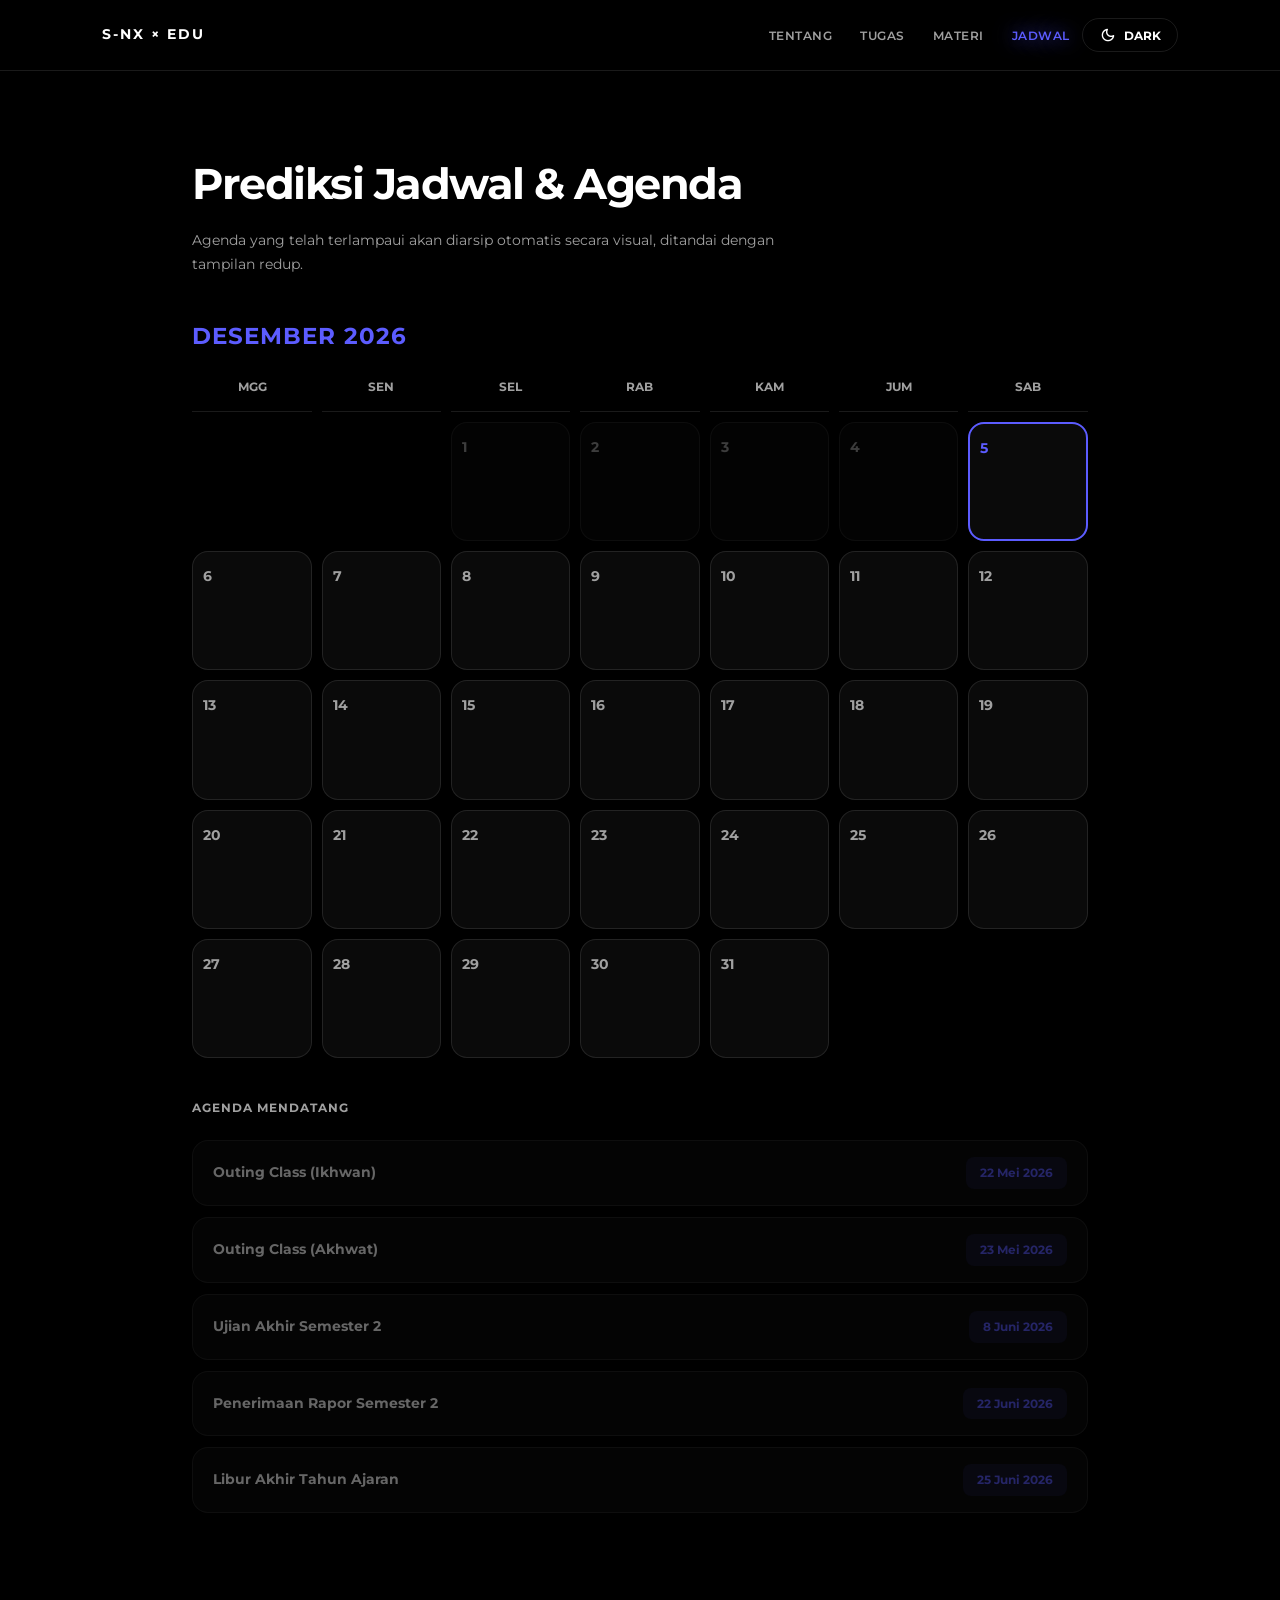
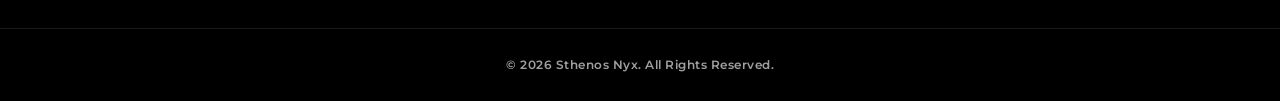
<file: core/jadwal.html>
<!DOCTYPE html>
<html lang="id">
<head>
  <meta charset="UTF-8">
  <meta name="viewport" content="width=device-width, initial-scale=1.0">
  <link rel="icon" type="image/png" href="https://i.ibb.co.com/DfCjtjDg/LOGO-HEADER.png">
  <title>S-Edu | Jadwal</title>
  <link rel="stylesheet" href="https://fonts.googleapis.com/css2?family=Material+Symbols+Rounded:opsz,wght,FILL,GRAD@20..48,100..700,0..1,-50..200" />
  <link rel="stylesheet" href="../assets/css/global.css">
  <style>
  </style>
</head>
<body>

  <nav class="snx-nav">
    <a href="info.html" class="logo">S-NX × EDU</a>
    <div class="nav-right">
      <ul class="nav-links" id="navList">
        <li><a href="tentang.html">Tentang</a></li>
        <li><a href="tugas.html">Tugas</a></li>
        <li><a href="materi.html">Materi</a></li>
        <li><a href="jadwal.html" class="active">Jadwal</a></li>
      </ul>
      <button class="theme-btn" id="themeToggle">
        <span class="material-symbols-rounded" id="themeIcon" style="font-size:18px">dark_mode</span>
        <span id="themeText" class="btn-label">DARK</span>
      </button>
      <button class="menu-toggle" id="menuToggle" aria-label="Buka menu">
        <span class="bar"></span>
        <span class="bar"></span>
        <span class="bar"></span>
      </button>
    </div>
  </nav>
  <div class="nav-overlay" id="navOverlay"></div>

  <div class="schedule-page">

    <div class="schedule-hero anim d1">
      <h1>Prediksi Jadwal & Agenda</h1>
      <p>Agenda yang telah terlampaui akan diarsip otomatis secara visual, ditandai dengan tampilan redup.</p>
    </div>

    <div class="month-label anim d2" id="monthLabel">— —</div>

    <div class="cal-wrap anim d3">
      <div class="cal-grid" id="calGrid">
        <!-- Day labels -->
        <div class="day-lbl">MGG</div>
        <div class="day-lbl">SEN</div>
        <div class="day-lbl">SEL</div>
        <div class="day-lbl">RAB</div>
        <div class="day-lbl">KAM</div>
        <div class="day-lbl">JUM</div>
        <div class="day-lbl">SAB</div>
      </div>
    </div>

    <p class="events-title anim d4">Agenda Mendatang</p>
    <div class="events-list anim d5" id="eventsList"></div>

  </div>

  <footer>
    <p>&copy; 2026 Sthenos Nyx. All Rights Reserved.</p>
  </footer>

  <script src="../assets/js/main.js"></script>
</body>
</html>
</file>
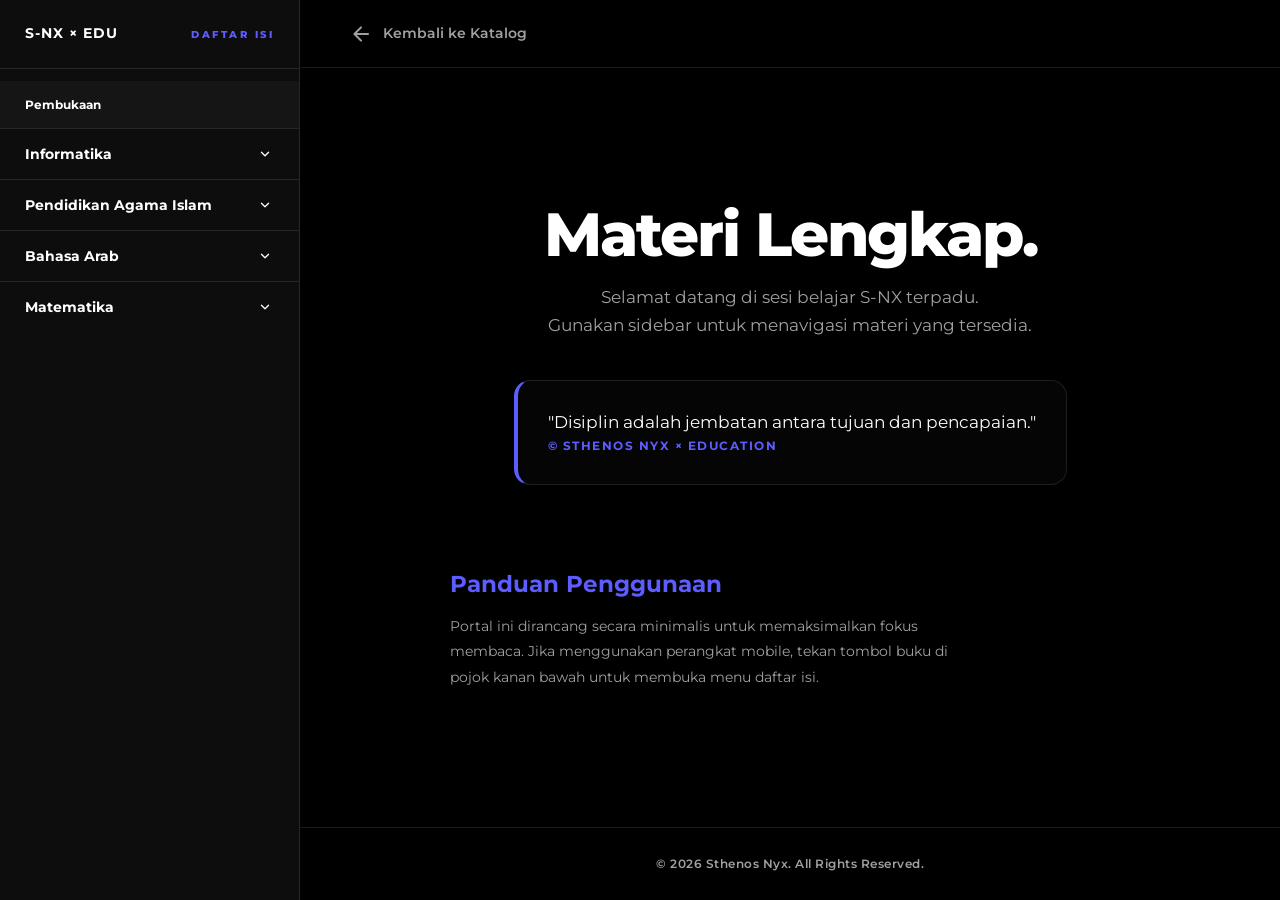
<file: core/materi-lengkap.html>
<!DOCTYPE html>
<html lang="id">
<head>
  <meta charset="UTF-8">
  <meta name="viewport" content="width=device-width, initial-scale=1.0">
  <link rel="icon" type="image/png" href="https://i.ibb.co.com/DfCjtjDg/LOGO-HEADER.png">
  <title>S-Edu | Materi Lengkap</title>
  <link rel="stylesheet" href="https://fonts.googleapis.com/css2?family=Material+Symbols+Rounded:opsz,wght,FILL,GRAD@20..48,100..700,0..1,-50..200" />
  <link rel="stylesheet" href="../assets/css/global.css">
  <script>
    (function () {
      var t = localStorage.getItem('snx-theme') || 'dark';
      if (t === 'light') document.documentElement.setAttribute('data-theme', 'light');
    })();
  </script>
</head>
<body>
  <aside class="sidebar" id="mainSidebar">

    <div class="sidebar-header">
      <span class="logo-sm">S-NX × EDU</span>
      <span class="daftar-label">Daftar Isi</span>
    </div>

    <div class="sidebar-scroll" id="sidebarScroll">
      <p style="padding:20px 25px;color:var(--muted);font-size:var(--t-xs)">
        Memuat daftar isi…
      </p>
    </div>

  </aside>

  <!-- ══════════════════════════════════════════════════════════
       READER WRAP
       ══════════════════════════════════════════════════════════ -->
  <main class="reader-wrap" id="readerWrap">

    <!-- Top bar -->
    <nav class="reader-nav">
      <a href="materi.html" class="back-link">
        <span class="material-symbols-rounded">arrow_back</span>
        Kembali ke Katalog
      </a>
    </nav>

    <!-- WELCOME SCREEN-->
    <div class="welcome-screen" id="welcomeScreen" style="display:none">

      <h1>Materi Lengkap.</h1>
      <p>Selamat datang di sesi belajar S-NX terpadu.<br>
         Gunakan sidebar untuk menavigasi materi yang tersedia.</p>

      <div class="quote-box" style="max-width:680px;margin-top:40px;text-align:left">
        <span class="quote-indo">"Disiplin adalah jembatan antara tujuan dan pencapaian."</span>
        <span class="quote-author">© Sthenos Nyx × Education</span>
      </div>

      <div style="margin-top:48px;max-width:680px;width:100%;text-align:left">
        <h2 style="font-size:var(--t-lg);font-weight:700;color:var(--accent);margin-bottom:10px">
          Panduan Penggunaan
        </h2>
        <p style="color:var(--muted);font-size:var(--t-sm);line-height:1.8">
          Portal ini dirancang secara minimalis untuk memaksimalkan fokus membaca.
          Jika menggunakan perangkat mobile, tekan tombol buku di pojok kanan bawah
          untuk membuka menu daftar isi.
        </p>
      </div>

    </div>

    <!-- READING AREA-->
    <article class="reading-area" id="readerArea" style="display:none">

      <!--
        REQUIRED IDs
          #materi-kategori  ← nama mata pelajaran (eyebrow label)
          #materi-judul     ← judul bab (dari JSON field "title")
          #materi-deskripsi ← deskripsi singkat bab
          #quoteBox         ← container kutipan (disembunyikan jika kosong)
          #quoteArabic      ← teks Arab kutipan
          #quoteIndo        ← terjemahan kutipan
          #quoteAuthor      ← sumber kutipan
          #materi-isi       ← konten HTML lengkap bab (dari JSON field "isi")
      -->

      <span class="materi-kategori-label" id="materi-kategori">Mata Pelajaran</span>
      <h1 id="materi-judul">Memuat…</h1>
      <p class="intro-text" id="materi-deskripsi"></p>

      <div class="quote-box" id="quoteBox" style="display:none">
        <div class="quote-arabic"  id="quoteArabic"></div>
        <span class="quote-indo"   id="quoteIndo"></span>
        <span class="quote-author" id="quoteAuthor"></span>
      </div>

      <div class="materi-content" id="materi-isi"></div>

    </article>

    <!-- ── ERROR STATE ── -->
    <div class="error-state" id="errorState" style="display:none">
      <h2>Gagal Memuat Materi</h2>
      <p>
        Koneksi bermasalah atau file data tidak ditemukan.<br>
        Pastikan kamu membuka halaman ini melalui server lokal
        (Live Server / <code>http-server</code>), bukan langsung
        dari filesystem (<code>file://</code>).
      </p>
      <a href="materi.html" class="btn-main"
         style="display:inline-block;margin-top:28px;padding:13px 28px;width:auto">
        Kembali ke Katalog
      </a>
    </div>

    <footer>
      <p>&copy; 2026 Sthenos Nyx. All Rights Reserved.</p>
    </footer>

  </main>
  <button id="fab-toggle" aria-label="Buka daftar isi">
    <span class="material-symbols-rounded" id="fab-icon">menu_book</span>
  </button>
  <script src="../assets/js/main.js"></script>
</body>
</html>
</file>
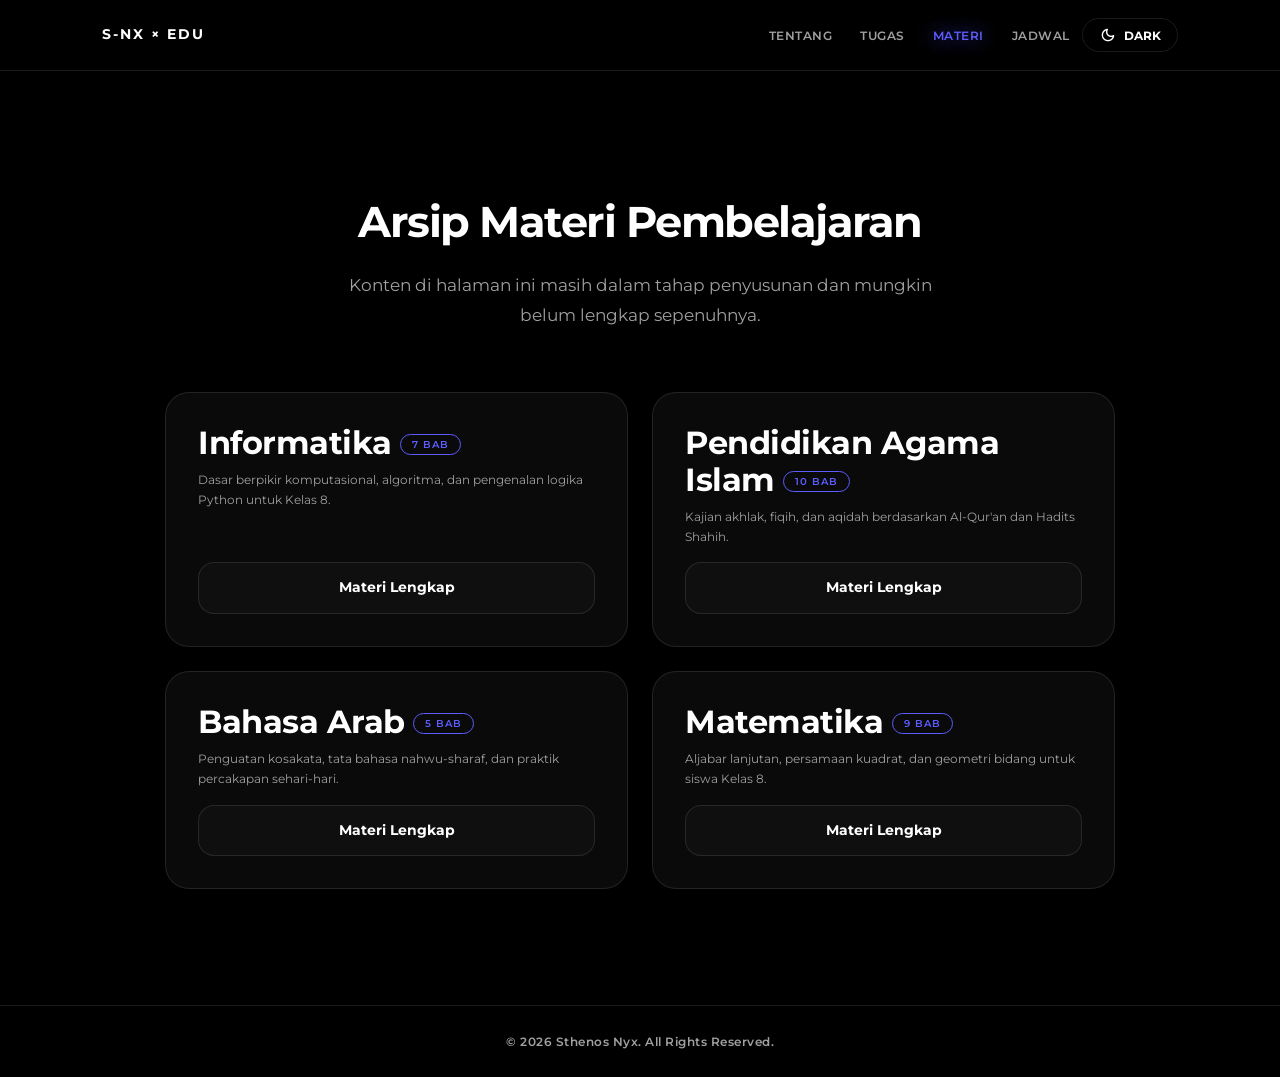
<file: core/materi.html>
<!DOCTYPE html>
<html lang="id">
<head>
  <meta charset="UTF-8">
  <meta name="viewport" content="width=device-width, initial-scale=1.0">
  <link rel="icon" type="image/png" href="https://i.ibb.co.com/DfCjtjDg/LOGO-HEADER.png">
  <title>S-Edu | Materi</title>
  <link rel="stylesheet" href="https://fonts.googleapis.com/css2?family=Material+Symbols+Rounded:opsz,wght,FILL,GRAD@20..48,100..700,0..1,-50..200" />
  <link rel="stylesheet" href="../assets/css/global.css">
  <style>
    /* Subject card specifics */
    .subject-name {
      font-size: var(--t-xl);
      font-weight: 700;
      letter-spacing: -0.5px;
      line-height: 1.15;
    }
    .card-desc {
      color: var(--muted);
      font-size: var(--t-xs);
      line-height: 1.65;
      margin-top: 8px;
    }
  </style>
</head>
<body>

  <nav class="snx-nav">
    <a href="info.html" class="logo">S-NX × EDU</a>
    <div class="nav-right">
      <ul class="nav-links" id="navList">
        <li><a href="tentang.html">Tentang</a></li>
        <li><a href="tugas.html">Tugas</a></li>
        <li><a href="materi.html" class="active">Materi</a></li>
        <li><a href="jadwal.html">Jadwal</a></li>
      </ul>
      <button class="theme-btn" id="themeToggle">
        <span class="material-symbols-rounded" id="themeIcon" style="font-size:18px">dark_mode</span>
        <span id="themeText" class="btn-label">DARK</span>
      </button>
      <button class="menu-toggle" id="menuToggle" aria-label="Buka menu">
        <span class="bar"></span>
        <span class="bar"></span>
        <span class="bar"></span>
      </button>
    </div>
  </nav>
  <div class="nav-overlay" id="navOverlay"></div>

  <header class="hero anim d1">
    <h1>Arsip Materi Pembelajaran</h1>
    <p>Konten di halaman ini masih dalam tahap penyusunan dan mungkin belum lengkap sepenuhnya.</p>
  </header>

  <div class="card-grid" id="materiGrid">
    <!-- Rendered by JS -->
  </div>

  <footer>
    <p>&copy; 2026 Sthenos Nyx. All Rights Reserved.</p>
  </footer>

  <script src="../assets/js/main.js"></script>
  <script>
    /* ── Inline data (mirrors ../data/materi-db.json) ── */
    const materiDB = [
      { id: "informatika",  name: "Informatika",              chapCount: 7,  desc: "Dasar berpikir komputasional, algoritma, dan pengenalan logika Python untuk Kelas 8." },
      { id: "pai",          name: "Pendidikan Agama Islam",   chapCount: 10, desc: "Kajian akhlak, fiqih, dan aqidah berdasarkan Al-Qur'an dan Hadits Shahih." },
      { id: "arab",         name: "Bahasa Arab",              chapCount: 5,  desc: "Penguatan kosakata, tata bahasa nahwu-sharaf, dan praktik percakapan sehari-hari." },
      { id: "matematika",   name: "Matematika",               chapCount: 9,  desc: "Aljabar lanjutan, persamaan kuadrat, dan geometri bidang untuk siswa Kelas 8." }
    ];

    function renderMateri() {
      const grid = document.getElementById('materiGrid');
      grid.innerHTML = materiDB.map((s, i) => `
        <div class="card anim d${Math.min(i + 2, 10)}">
          <div>
            <p class="subject-name">
              ${s.name}
              <span class="badge badge-accent">${s.chapCount} BAB</span>
            </p>
            <p class="card-desc">${s.desc}</p>
          </div>
          <a href="materi-lengkap.html?subject=${s.id}" class="btn-main">Materi Lengkap</a>
        </div>
      `).join('');

      CardGlow.init();
    }

    document.addEventListener('DOMContentLoaded', renderMateri);
  </script>
</body>
</html>
</file>
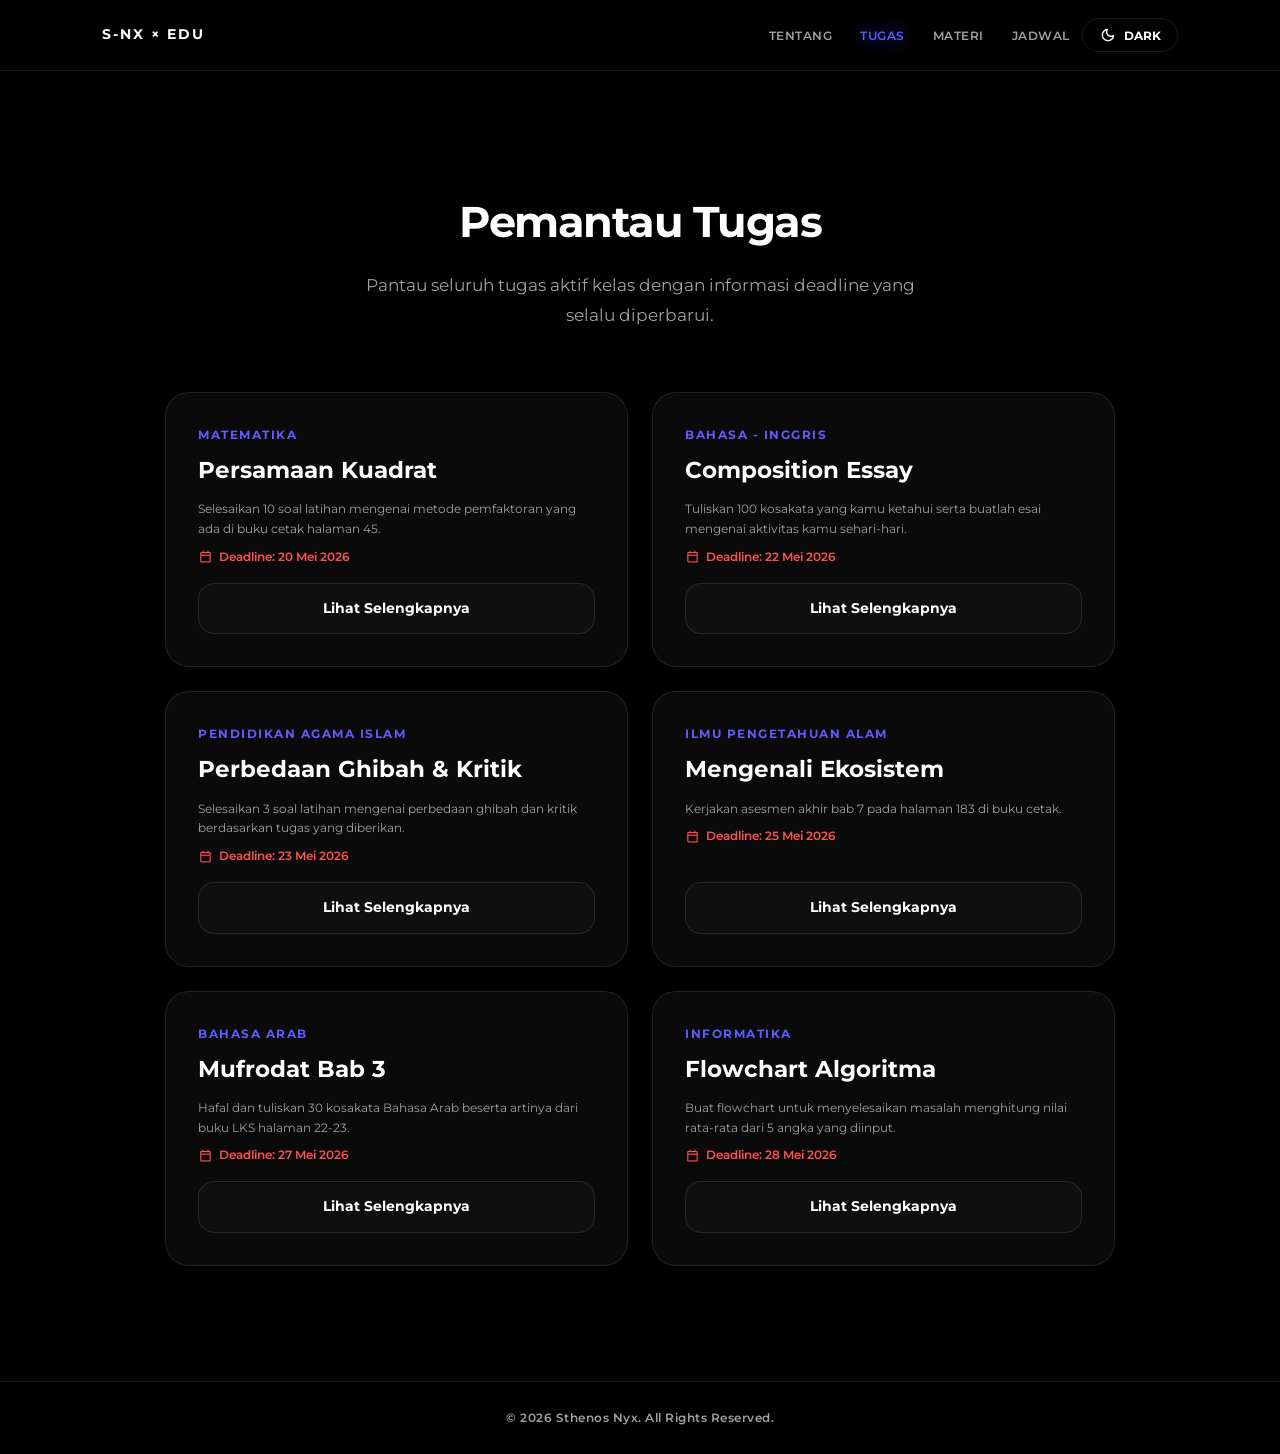
<file: core/tugas.html>
<!DOCTYPE html>
<html lang="id">
<head>
  <meta charset="UTF-8">
  <meta name="viewport" content="width=device-width, initial-scale=1.0">
  <link rel="icon" type="image/png" href="https://i.ibb.co.com/DfCjtjDg/LOGO-HEADER.png">
  <title>S-Edu | Tugas</title>
  <link rel="stylesheet" href="https://fonts.googleapis.com/css2?family=Material+Symbols+Rounded:opsz,wght,FILL,GRAD@20..48,100..700,0..1,-50..200" />
  <link rel="stylesheet" href="../assets/css/global.css">
  <script>(function(){var t=localStorage.getItem('snx-theme')||'dark';if(t==='light')document.documentElement.setAttribute('data-theme','light');})()</script>
</head>
<body>

  <nav class="snx-nav">
    <a href="info.html" class="logo">S-NX × EDU</a>
    <div class="nav-right">
      <ul class="nav-links" id="navList">
        <li><a href="tentang.html">Tentang</a></li>
        <li><a href="tugas.html" class="active">Tugas</a></li>
        <li><a href="materi.html">Materi</a></li>
        <li><a href="jadwal.html">Jadwal</a></li>
      </ul>
      <button class="theme-btn" id="themeToggle">
        <span class="material-symbols-rounded" id="themeIcon" style="font-size:18px">dark_mode</span>
        <span id="themeText" class="btn-label">DARK</span>
      </button>
      <button class="menu-toggle" id="menuToggle" aria-label="Menu">
        <span class="bar"></span><span class="bar"></span><span class="bar"></span>
      </button>
    </div>
  </nav>
  <div class="nav-overlay" id="navOverlay"></div>

  <header class="hero anim d1">
    <h1>Pemantau Tugas</h1>
    <p>Pantau seluruh tugas aktif kelas dengan informasi deadline yang selalu diperbarui.</p>
  </header>

  <!-- Cards rendered here by TugasPage.render() in main.js -->
  <div class="card-grid" id="taskGrid"></div>

  <footer><p>&copy; 2026 Sthenos Nyx. All Rights Reserved.</p></footer>

  <script src="../assets/js/main.js"></script>
</body>
</html>
</file>
<file: assets/css/global.css>
/* ================================================================
   S-NX × EDU — assets/css/global.css  v1.1
   ================================================================ */

@import url('https://fonts.googleapis.com/css2?family=Montserrat:wght@400;600;700;800&family=Amiri:ital,wght@0,400;0,700;1,400&display=swap');

/* ── 1. DESIGN TOKENS ──────────────────────────────────────── */
:root {
  /* Palette – Dark (default) */
  --bg:           #000000;
  --bg-card:      #0a0a0a;
  --bg-side:      #0d0d0d;
  --accent:       #5C5CFF;
  --accent-soft:  rgba(92, 92, 255, 0.12);
  --border:       rgba(255, 255, 255, 0.10);
  --text:         #ffffff;
  --muted:        #a0a0a0;
  --nav-bg:       rgba(0, 0, 0, 0.88);
  --menu-bg:      rgba(4, 4, 4, 0.99);
  --sel-bg:       #ffffff;
  --sel-text:     #000000;

  /* Fluid Type Scale */
  --t-xs:   clamp(0.62rem,  1.5vw,  0.75rem);
  --t-sm:   clamp(0.78rem,  2vw,    0.90rem);
  --t-md:   clamp(0.90rem,  2.5vw,  1.05rem);
  --t-lg:   clamp(1.15rem,  3.5vw,  1.45rem);
  --t-xl:   clamp(1.45rem,  4.5vw,  2.00rem);
  --t-2xl:  clamp(2.00rem,  5.5vw,  2.70rem);
  --t-3xl:  clamp(2.40rem,  7vw,    3.80rem);
  --t-hero: clamp(2.80rem,  9vw,    5.00rem);

  /* Spacing */
  --sp-xs:  clamp(6px,    1.5vw,  10px);
  --sp-sm:  clamp(14px,   2.5vw,  22px);
  --sp-md:  clamp(24px,   4vw,    40px);
  --sp-lg:  clamp(44px,   6vw,    80px);
  --sp-xl:  clamp(70px,   9vw,   120px);

  /* Shape */
  --r-sm:  8px;
  --r-md: 16px;
  --r-lg: 24px;
  --r-xl: 32px;

  /* Motion */
  --ease:  0.4s  cubic-bezier(0.22, 1, 0.36, 1);
  --fast:  0.22s cubic-bezier(0.22, 1, 0.36, 1);
}

[data-theme="light"] {
  --bg:          #f4f4f5;
  --bg-card:     #ffffff;
  --bg-side:     #f9f9fa;
  --accent:      #010066;
  --accent-soft: rgba(1, 0, 102, 0.07);
  --border:      rgba(0, 0, 0, 0.09);
  --text:        #111111;
  --muted:       #666666;
  --nav-bg:      rgba(244, 244, 245, 0.92);
  --menu-bg:     rgba(255, 255, 255, 0.99);
  --sel-bg:      #000000;
  --sel-text:    #ffffff;
}

/* ── 2. RESET ──────────────────────────────────────────────── */
*,
*::before,
*::after {
  margin: 0;
  padding: 0;
  box-sizing: border-box;
}
html { scroll-behavior: smooth; }
img, video, svg { display: block; max-width: 100%; }
button { cursor: pointer; font-family: inherit; border: none; background: none; }
a { color: inherit; text-decoration: none; }
::selection { background: var(--sel-bg); color: var(--sel-text); }

/* ── 3. BODY ───────────────────────────────────────────────── */
body {
  background: var(--bg);
  color: var(--text);
  font-family: 'Montserrat', sans-serif;
  font-size: var(--t-md);
  min-height: 100vh;
  display: flex;
  flex-direction: column;
  overflow-x: clip;
  transition: background var(--ease), color var(--ease);
  line-height: 1.65;
}

/* ════════════════════════════════════════════════════════════
   4. NAVBAR
   ════════════════════════════════════════════════════════════ */
.snx-nav {
  display: flex;
  justify-content: space-between;
  align-items: center;
  padding: 18px 8%;
  background: var(--bg);
  border-bottom: 1px solid var(--border);
  position: sticky;
  top: 0;
  z-index: 9000;   /* anchor of the hierarchy */
  transition: background var(--ease), border-color var(--ease);
}

.logo {
  font-weight: 700;
  font-size: var(--t-sm);
  letter-spacing: 2px;
  color: var(--text);
  cursor: default;
  user-select: none;
  transition: opacity var(--fast), text-shadow var(--fast);
}
.logo:hover { opacity: 0.75; text-shadow: 0 0 18px var(--accent); }

.nav-right {
  display: flex;
  align-items: center;
  gap: 12px;
  position: relative;
  /* No z-index here — inherits from .snx-nav's stacking context */
}

/* Desktop nav links */
.nav-links {
  display: flex;
  gap: 28px;
  list-style: none;
}
.nav-links a {
  color: var(--muted);
  font-size: var(--t-xs);
  font-weight: 600;
  text-transform: uppercase;
  letter-spacing: 0.5px;
  transition: color var(--fast);
}
.nav-links a:hover,
.nav-links a.active { color: var(--accent); text-shadow: 0 0 20px; }

/* Theme toggle button */
.theme-btn {
  display: flex;
  align-items: center;
  gap: 7px;
  padding: 7px 16px;
  border-radius: 50px;
  border: 1px solid var(--border);
  color: var(--text);
  font-size: var(--t-xs);
  font-weight: 700;
  font-family: 'Montserrat', sans-serif;
  background: transparent;
  white-space: nowrap;
  cursor: pointer;
  pointer-events: auto;
  transition: border-color var(--fast);
}
.theme-btn:hover { border-color: var(--accent); }

/* ── Hamburger → X animation ── */
.menu-toggle {
  display: none;            /* hidden on desktop */
  flex-direction: column;
  gap: 5px;
  padding: 6px;
  background: none;
  border: none;
  cursor: pointer;
  /* pointer-events explicit so nothing can shadow it */
  pointer-events: auto !important;
  position: relative;
  /* NO z-index here — lives inside .snx-nav (9000),
     which is already above the overlay (8800).          */
}
.bar {
  display: block;
  width: 24px;
  height: 2px;
  background: var(--text);
  border-radius: 2px;
  transform-origin: center;
  transition:
    transform 0.38s cubic-bezier(0.22, 1, 0.36, 1),
    opacity   0.28s cubic-bezier(0.22, 1, 0.36, 1),
    width     0.28s cubic-bezier(0.22, 1, 0.36, 1);
}
/* X state */
.menu-toggle.is-open .bar:nth-child(1) { transform: translateY(7px) rotate(45deg); }
.menu-toggle.is-open .bar:nth-child(2) { opacity: 0; width: 0; }
.menu-toggle.is-open .bar:nth-child(3) { transform: translateY(-7px) rotate(-45deg); }

/* ── Mobile nav overlay backdrop ──
.nav-overlay {
  display: none;            /* off on desktop */
  position: fixed;
  inset: 0;
  background: rgba(0, 0, 0, 0.58);
  z-index: 8800;
  opacity: 0;
  pointer-events: none;
  transition: opacity 0.35s cubic-bezier(0.22, 1, 0.36, 1);
}
.nav-overlay.is-open {
  opacity: 1;
  pointer-events: auto !important;
}

/* ── 5. CARDS ──────────────────────────────────────────────── */
.card {
  background: var(--bg-card);
  border: 1px solid var(--border);
  border-radius: var(--r-lg);
  padding: clamp(22px, 3.5vw, 32px);
  display: flex;
  flex-direction: column;
  gap: 16px;
  position: relative;
  overflow: hidden;
  transition: border-color var(--fast), transform var(--fast), box-shadow var(--fast);
}
.card:hover {
  border-color: var(--accent);
  transform: translateY(-6px);
  box-shadow: 0 20px 50px rgba(0, 0, 0, 0.22);
}
.card::before {
  content: "";
  position: absolute;
  width: 560px; height: 560px;
  top:  calc(var(--my, -700px) - 280px);
  left: calc(var(--mx, -700px) - 280px);
  background: radial-gradient(circle, var(--accent-soft) 0%, transparent 68%);
  opacity: 0;
  transition: opacity 0.45s cubic-bezier(0.22, 1, 0.36, 1);
  pointer-events: none;
  z-index: 0;
}
.card:hover::before { opacity: 1; }
.card > * { position: relative; z-index: 1; }

/* ════════════════════════════════════════════════════════════
   6. CARD GRID — STRICT 2-COLUMN
      Explicitly scoped so it NEVER bleeds into the calendar.
      All calendar classes (.cal-wrap, .cal-grid, .day-cell …)
      are kept in a separate namespace to prevent mutation.
   ════════════════════════════════════════════════════════════ */
.card-grid {
  display: grid;
  grid-template-columns: repeat(2, 1fr);
  gap: clamp(16px, 2.5vw, 24px);
  max-width: 950px;
  width: 100%;
  margin: 0 auto;
  padding: var(--sp-sm) 8% var(--sp-xl);
  flex-grow: 1;
}

/* ── 7. SHARED UI COMPONENTS ──────────────────────────────── */
.tag {
  font-size: var(--t-xs);
  font-weight: 700;
  color: var(--accent);
  text-transform: uppercase;
  letter-spacing: 1.5px;
}

.badge {
  display: inline-block;
  align-items: center;
  font-size: 0.6rem;
  font-weight: 600;
  border-radius: 100px;
  border: 1px solid var(--border);
  color: var(--muted);
  letter-spacing: 1px;
  text-transform: uppercase;
  vertical-align: middle;
  margin-left: 0px;
  transform: translateY(-1px);
}
.badge-accent {
  background: transparent;
  color: var(--accent);
  border-color: var(--accent);
  padding: 4px 11px;
}
.badge-accent-2 {
   background: transparent;
   color: var(--muted);
   border-color: var(--border);
   padding: 7px 11px;
}

.deadline {
  display: flex;
  align-items: center;
  gap: 6px;
  font-size: var(--t-xs);
  font-weight: 600;
  color: var(--muted);
  margin-top: 8px;
}
.deadline.urgent { color: #ff5050; }
.deadline.soon   { color: #ff9a3c; }

.btn-main {
  display: block;
  text-align: center;
  padding: 13px;
  border-radius: var(--r-md);
  border: 1px solid var(--border);
  font-size: var(--t-sm);
  font-weight: 700;
  color: var(--text);
  background: rgba(255, 255, 255, 0.025);
  transition: background var(--fast), color var(--fast), border-color var(--fast);
  margin-top: auto;
}
.btn-main:hover { background: var(--text); color: var(--bg); border-color: var(--text); }

.filter-label {
  display: inline-block;
  margin-top: 4px;
  margin-bottom: 18px;
  padding: 6px 18px;
  border: 1px solid var(--border);
  border-radius: 50px;
  font-size: var(--t-xs);
  color: var(--muted);
  text-transform: uppercase;
  letter-spacing: 2px;
}

/* ── 8. HERO ───────────────────────────────────────────────── */
.hero {
  text-align: center;
  padding: var(--sp-xl) 8% var(--sp-md);
}
.hero h1 {
  font-size: var(--t-2xl);
  font-weight: 700;
  letter-spacing: -1.5px;
  margin-bottom: 14px;
}
.hero p {
  color: var(--muted);
  max-width: 600px;
  margin: 0 auto;
  line-height: 1.75;
  font-size: var(--t-md);
}

/* ── 9. STAGGER ANIMATIONS ────────────────────────────────── */
@keyframes snxFadeUp {
  from { opacity: 0; transform: translateY(30px); filter: blur(5px); }
  to   { opacity: 1; transform: translateY(0);    filter: blur(0);   }
}
.anim { opacity: 0; animation: snxFadeUp 0.72s cubic-bezier(0.22, 1, 0.36, 1) forwards; }
.d1  { animation-delay: 0.05s; }  .d2  { animation-delay: 0.15s; }
.d3  { animation-delay: 0.25s; }  .d4  { animation-delay: 0.35s; }
.d5  { animation-delay: 0.45s; }  .d6  { animation-delay: 0.55s; }
.d7  { animation-delay: 0.65s; }  .d8  { animation-delay: 0.75s; }
.d9  { animation-delay: 0.85s; }  .d10 { animation-delay: 0.95s; }

/* ── 10. FOOTER ───────────────────────────────────────────── */
footer {
  text-align: center;
  padding: 26px 0;
  font-size: var(--t-xs);
  font-weight: 600;
  color: var(--muted);
  border-top: 1px solid var(--border);
  margin-top: auto;
  letter-spacing: 0.5px;
}

/* ── 11. ABOUT PAGE (tentang.html) ───────────────────────── */
.about-wrap {
  display: grid;
  grid-template-columns: 1fr 1fr;
  gap: clamp(30px, 5vw, 70px);
  max-width: 1200px;
  margin: 0 auto;
  padding: var(--sp-xl) 8%;
  flex-grow: 1;
  align-items: start;
}
.about-left h1 {
  font-size: var(--t-3xl);
  font-weight: 800;
  letter-spacing: -2px;
  line-height: 1.05;
  margin-bottom: 20px;
}
.about-left .desc { color: var(--muted); font-size: var(--t-md); line-height: 1.8; }
.divider { width: 100%; height: 1px; background: var(--border); margin: 30px 0; }
.feat-grid { display: grid; grid-template-columns: 1fr 1fr; gap: 20px; }
.feat-item h4 {
  display: flex; align-items: center; gap: 8px;
  font-size: var(--t-sm); font-weight: 700; margin-bottom: 8px;
}
.feat-item h4 .material-symbols-rounded { color: var(--accent); font-size: 18px; }
.feat-item p { color: var(--muted); font-size: var(--t-xs); line-height: 1.65; }
.stack-logos { display: flex; align-items: center; gap: 12px; margin-top: 14px; flex-wrap: wrap; }
.stack-logos img { height: 20px; width: auto; opacity: 0.65; transition: opacity var(--fast); }
.stack-logos img:hover { opacity: 1; }
.about-right { position: sticky; top: 90px; }
.sec-eyebrow {
  font-size: var(--t-xs); font-weight: 700; color: var(--accent);
  text-transform: uppercase; letter-spacing: 2px; margin-bottom: 8px;
}
.sec-title {
  font-size: var(--t-2xl); font-weight: 800; letter-spacing: -1px;
  padding-bottom: 14px; margin-bottom: 4px;
  border-bottom: 3px solid var(--accent); display: inline-block;
}
.vision-block { margin-top: 36px; }
.vision-block h3 { font-size: var(--t-md); font-weight: 700; margin-bottom: 8px; }
.vision-block p  { color: var(--muted); font-size: var(--t-sm); line-height: 1.8; }

/* ════════════════════════════════════════════════════════════
   12. JADWAL — Calendar isolation
       .cal-grid is EXPLICITLY overridden so it can never be
       mutated by the 2-column .card-grid rule above.
       These rules use !important to act as a hard firewall.
   ════════════════════════════════════════════════════════════ */
.schedule-page {
  max-width: 1100px;
  margin: 0 auto;
  padding: var(--sp-lg) 8% var(--sp-xl);
  flex-grow: 1;
  width: 100%;
  /* Reset any inherited grid context */
  display: block !important;
}
.schedule-hero { margin-bottom: var(--sp-md); }
.schedule-hero h1 { font-size: var(--t-2xl); font-weight: 700; letter-spacing: -1.5px; }
.schedule-hero p  { color: var(--muted); margin-top: 10px; font-size: var(--t-sm); max-width: 600px; }
.month-label {
  font-size: var(--t-lg); font-weight: 700; color: var(--accent);
  text-transform: uppercase; letter-spacing: 1px;
  margin: var(--sp-md) 0 var(--sp-sm);
}

/* CALENDAR ISOLATION — hard overrides */
.cal-wrap {
  overflow-x: auto !important;
  margin-bottom: var(--sp-md) !important;
  -webkit-overflow-scrolling: touch;
  /* Ensure it is NOT a grid container */
  display: block !important;
  max-width: none !important;
  padding: 0 !important;
}
.cal-grid {
  /* Lock to 7-column calendar layout — cannot be overridden by .card-grid */
  display: grid !important;
  grid-template-columns: repeat(7, 1fr) !important;
  gap: 10px !important;
  min-width: 560px !important;
  max-width: none !important;
  margin: 0 !important;
  padding: 0 !important;
}
.day-lbl {
  text-align: center;
  color: var(--muted);
  font-size: var(--t-xs);
  font-weight: 700;
  padding-bottom: 14px;
  border-bottom: 1px solid var(--border);
}
.day-cell {
  background: var(--bg-card);
  border: 1px solid var(--border);
  border-radius: var(--r-md);
  aspect-ratio: 1 / 1;
  padding: 10px;
  position: relative;
  overflow: hidden;
  transition: border-color var(--fast), transform var(--fast);
}
.day-cell:hover { border-color: var(--accent); transform: translateY(-3px); }
.day-cell.today { border: 2px solid var(--accent); }
.day-cell.past  { opacity: 0.38; }
.day-cell.has-event::after {
  content: '';
  position: absolute;
  bottom: 6px; left: 50%; transform: translateX(-50%);
  width: 5px; height: 5px;
  border-radius: 50%;
  background: var(--accent);
}
.day-num { font-weight: 700; font-size: var(--t-sm); color: var(--muted); }
.today .day-num { color: var(--accent); }
.event-chip {
  font-size: 0.52rem; font-weight: 700; color: var(--accent);
  white-space: nowrap; overflow: hidden; text-overflow: ellipsis; margin-top: 4px;
}
.events-title {
  font-size: var(--t-xs); font-weight: 700; text-transform: uppercase;
  letter-spacing: 1px; color: var(--muted); margin-bottom: var(--sp-sm);
}
.events-list { display: flex; flex-direction: column; gap: 11px; }
.event-item {
  background: var(--bg-card); border: 1px solid var(--border); border-radius: var(--r-md);
  padding: 16px 20px; display: flex; justify-content: space-between; align-items: center;
  gap: 16px; transition: border-color var(--fast), transform var(--fast);
}
.event-item:hover { border-color: var(--accent); transform: translateX(5px); }
.event-item.past  { opacity: 0.4; }
.event-name { font-weight: 700; font-size: var(--t-sm); }
.event-date {
  font-weight: 700; font-size: var(--t-xs); color: var(--accent);
  background: var(--accent-soft); padding: 6px 14px; border-radius: var(--r-sm);
  white-space: nowrap;
}

/* ════════════════════════════════════════════════════════════
   13. QUOTE TRIPARTITE SYSTEM  (v3 — fully re-engineered)

   Three semantically distinct classes address 3 content types:

   .qt-arab     Arabic text (RTL) + Indonesian translation + source
   .qt-foreign  Foreign LTR text + optional translation + source
   .qt-indo     Standalone Indonesian prose — zero phantom gaps

   Legacy .quote-box shim retained for dynamic materi-lengkap.html
   ════════════════════════════════════════════════════════════ */

/* Shared structural shell */
.qt-arab,
.qt-foreign,
.qt-indo {
  position: relative;
  background: rgba(255, 255, 255, 0.02);
  border: 1px solid var(--border);
  border-left: 4px solid var(--accent);
  border-radius: var(--r-md);
  padding: 28px 30px;
  margin: 32px 0;
}

/* Shared source label */
.qt-arab   .qt-source,
.qt-foreign .qt-source,
.qt-indo   .qt-source {
  display: block;
  font-size: var(--t-xs);
  font-weight: 700;
  text-transform: uppercase;
  letter-spacing: 1.5px;
  color: var(--accent);
  margin-top: 0;   /* controlled per-type below */
}

/* ── TYPE A: Arabic Quote ──────────────────────────────────── */
/* Structure:
   <div class="qt-arab">
     <p class="qt-arabic">النص العربي هنا</p>
     <p class="qt-translation">"Terjemahan Bahasa Indonesia."</p>
     <span class="qt-source">— HR. Muslim</span>
   </div>
*/
.qt-arab .qt-arabic {
  font-family: 'Amiri', serif;
  font-size: clamp(1.2rem, 3.5vw, 1.65rem);
  font-weight: 700;
  font-style: normal;           /* Arabic is upright, not italic */
  line-height: 2.0;
  direction: rtl;
  text-align: right;
  color: var(--text);
  margin-bottom: 18px;
}
.qt-arab .qt-translation {
  font-style: italic;
  font-size: var(--t-sm);
  line-height: 1.75;
  color: var(--text);
  direction: ltr;
  text-align: left;
  margin-bottom: 14px;
}
.qt-arab .qt-source { margin-top: 0; }

/* ── TYPE B: Foreign Language Quote ───────────────────────── */
/* Structure (translation is optional):
   <div class="qt-foreign">
     <p class="qt-original">"Foreign text here."</p>
     <p class="qt-translation">"Terjemahan jika ada."</p>  ← optional
     <span class="qt-source">— Author Name</span>
   </div>
*/
.qt-foreign .qt-original {
  font-style: italic;
  font-size: var(--t-md);
  line-height: 1.75;
  color: var(--text);
  direction: ltr;
  text-align: left;
  margin-bottom: 10px;
}
/* Translation line: only renders gap when the element actually has content */
.qt-foreign .qt-translation {
  font-style: italic;
  font-size: var(--t-xs);
  color: var(--muted);
  line-height: 1.65;
  direction: ltr;
  text-align: left;
  margin-bottom: 14px;
}
/* If translation paragraph is genuinely empty, collapse it */
.qt-foreign .qt-translation:empty { display: none; margin: 0; }
.qt-foreign .qt-source { margin-top: 0; }

/* ── TYPE C: Indonesian Standalone Quote ──────────────────── */
/* Zero phantom padding. Single-block pure LTR prose.
   Structure:
   <div class="qt-indo">
     <p class="qt-text">"Kutipan Bahasa Indonesia di sini."</p>
     <span class="qt-source">— Sumber / © Author</span>
   </div>
*/
.qt-indo .qt-text {
  font-style: italic;
  font-size: var(--t-md);
  line-height: 1.75;
  color: var(--text);
  direction: ltr;
  text-align: left;
  margin-bottom: 14px;   /* exact gap to source — no drift */
}
.qt-indo .qt-source { margin-top: 0; }

/* Legacy .quote-box shim (materi-lengkap dynamic rendering)
   The :empty rule collapses the Arabic div when a bab has no
   Arabic text, eliminating the phantom-gap regression.        */
.quote-box {
  position: relative;
  background: rgba(255, 255, 255, 0.02);
  border: 1px solid var(--border);
  border-left: 4px solid var(--accent);
  border-radius: var(--r-md);
  padding: 28px 30px;
  margin: 32px 0;
}
.quote-arabic {
  font-family: 'Amiri', serif;
  font-size: clamp(1.2rem, 3.5vw, 1.65rem);
  font-weight: 700;
  line-height: 2.0;
  direction: rtl;
  text-align: right;
  color: var(--text);
  margin-bottom: 18px;
}
/* KEY FIX: collapse the Arabic element when it has no content */
.quote-arabic:empty { display: none; margin: 0; }

.quote-indo-text {
  font-style: italic;
  font-size: var(--t-sm);
  line-height: 1.75;
  color: var(--text);
  display: block;
  direction: ltr;
  text-align: left;
  margin-bottom: 14px;
}
.quote-author {
  font-size: var(--t-xs);
  font-weight: 700;
  text-transform: uppercase;
  letter-spacing: 1.5px;
  color: var(--accent);
  display: block;
}

/* ── 14. MATERI LENGKAP — Sidebar Reader ─────────────────── */
.sidebar {
  width: 300px;
  background: var(--bg-side);
  border-right: 1px solid var(--border);
  height: 100vh;
  position: fixed;
  top: 0; left: 0;
  z-index: 8000;
  display: flex;
  flex-direction: column;
  transform: translateX(-100%);
  transition: transform 0.4s cubic-bezier(0.22, 1, 0.36, 1);
  overflow: hidden;
}
.sidebar-header {
  padding: 22px 25px;
  border-bottom: 1px solid var(--border);
  display: flex;
  justify-content: space-between;
  align-items: center;
  flex-shrink: 0;
}
.sidebar-header .logo-sm { font-weight: 700; font-size: var(--t-sm); letter-spacing: 1px; }
.sidebar-header .daftar-label {
  font-size: 0.62rem; color: var(--accent); font-weight: 800;
  letter-spacing: 2.5px; text-transform: uppercase;
}
.sidebar-scroll { flex: 1; overflow-y: auto; padding: 12px 0; }

.sidebar-intro-btn {
  width: 100%; padding: 16px 25px; background: transparent;
  color: var(--muted); font-family: 'Montserrat'; font-size: var(--t-xs); font-weight: 700;
  text-align: left; cursor: pointer;
  transition: color var(--fast), background var(--fast);
}
.sidebar-intro-btn:hover,
.sidebar-intro-btn.active { color: var(--text); background: rgba(255,255,255,0.03); }

.cat-btn {
  width: 100%; padding: 16px 25px; background: transparent;
  color: var(--text); font-family: 'Montserrat'; font-size: var(--t-sm); font-weight: 700;
  display: flex; justify-content: space-between; align-items: center;
  cursor: pointer; border-top: 1px solid var(--border);
  transition: background var(--fast);
}
.cat-btn:hover { background: rgba(255,255,255,0.02); }
.cat-content { max-height: 0; overflow: hidden; transition: max-height 0.4s cubic-bezier(0.22, 1, 0.36, 1); }

.nav-item {
  display: flex; align-items: center; justify-content: space-between;
  padding: 11px 25px 11px 42px;
  color: var(--muted); font-size: 0.78rem; font-weight: 600;
  border-left: 3px solid transparent;
  cursor: pointer;
  transition: color var(--fast), background var(--fast), border-color var(--fast);
}
.nav-item:hover,
.nav-item.active {
  color: var(--text); border-left-color: var(--accent);
  background: rgba(92, 92, 255, 0.07);
}
.nav-item .check { font-size: 13px; opacity: 0; transition: opacity var(--fast); color: var(--accent); }
.nav-item.active .check { opacity: 1; }

/* Reader area */
.reader-wrap {
  width: 100%; min-height: 100vh;
  display: flex; flex-direction: column;
  transition: transform 0.4s cubic-bezier(0.22, 1, 0.36, 1);
}
.reader-nav {
  padding: 0 5%; height: 68px;
  display: flex; align-items: center;
  background: var(--nav-bg); backdrop-filter: blur(20px);
  border-bottom: 1px solid var(--border);
  position: sticky; top: 0; z-index: 850;
}
.back-link {
  color: var(--muted); font-size: var(--t-sm); font-weight: 600;
  display: inline-flex; align-items: center; gap: 10px;
  transition: color var(--fast);
}
.back-link:hover { color: var(--accent); }

.welcome-screen {
  flex: 1; display: flex; flex-direction: column;
  justify-content: center; align-items: center;
  text-align: center; padding: 60px 10%;
}
.welcome-screen h1 {
  font-size: var(--t-3xl); font-weight: 800;
  letter-spacing: -2px; margin-bottom: 18px; line-height: 1;
}
.welcome-screen p { color: var(--muted); max-width: 540px; font-size: var(--t-md); line-height: 1.7; }

.reading-area { padding: 56px 8%; max-width: 920px; margin: 0 auto; width: 100%; }
.materi-kategori-label {
  font-size: var(--t-xs); font-weight: 700; color: var(--accent);
  text-transform: uppercase; letter-spacing: 1.5px; margin-bottom: 10px; display: block;
}
.reading-area > h1 { font-size: var(--t-2xl); font-weight: 800; letter-spacing: -1px; margin-bottom: 14px; }
.intro-text { color: var(--muted); line-height: 1.8; font-size: var(--t-md); margin-bottom: 32px; }

.materi-content h2 { font-size: var(--t-lg); font-weight: 700; color: var(--text); margin: 36px 0 14px; }
.materi-content p  { line-height: 1.85; color: var(--muted); margin-bottom: 18px; }
.materi-content ul { margin: 0 0 22px 20px; color: var(--muted); }
.materi-content li { margin-bottom: 10px; padding-left: 6px; }
.materi-content strong { color: var(--text); }

.materi-table { width: 100%; border-collapse: collapse; margin: 22px 0; font-size: var(--t-xs); }
.materi-table th {
  background: var(--accent-soft); text-align: left; padding: 13px 15px;
  border: 1px solid var(--border); color: var(--accent); font-weight: 700;
}
.materi-table td { padding: 13px 15px; border: 1px solid var(--border); color: var(--muted); line-height: 1.6; }
.arabic-hafs { font-family: 'Amiri', serif; font-size: 1.25rem; direction: rtl; }

.error-state {
  flex: 1; display: flex; flex-direction: column;
  justify-content: center; align-items: center;
  text-align: center; padding: var(--sp-xl) 8%; color: var(--muted);
}
.error-state h2 { font-size: var(--t-xl); font-weight: 700; margin-bottom: 12px; color: var(--text); }
.error-state p  { max-width: 500px; line-height: 1.8; }

/* ── FAB (materi-lengkap mobile toggle) ── */
#fab-toggle {
  position: fixed;
  bottom: 28px; right: 28px;
  width: 56px; height: 56px;
  background: var(--accent);
  color: #ffffff;
  border: none;
  border-radius: 18px;
  display: flex;
  justify-content: center;
  align-items: center;
  box-shadow: 0 8px 28px rgba(92, 92, 255, 0.45);
  cursor: pointer;
  z-index: 8500 !important;
  pointer-events: auto !important;
  transition:
    transform  0.28s cubic-bezier(0.22, 1, 0.36, 1),
    background 0.25s cubic-bezier(0.22, 1, 0.36, 1),
    box-shadow 0.25s cubic-bezier(0.22, 1, 0.36, 1),
    color      0.25s cubic-bezier(0.22, 1, 0.36, 1);
}
#fab-toggle:hover  { transform: scale(1.08); }
#fab-toggle:active { transform: scale(0.93); }

/* High-contrast state when sidebar is open */
body.sidebar-open #fab-toggle {
  background: #ffffff !important;
  color: #000000 !important;
  box-shadow:
    0 0 0 2px rgba(92, 92, 255, 0.6),
    0 0 24px rgba(92, 92, 255, 0.5) !important;
}

/* ── 15. INDEX PAGE (landing) ─────────────────────────────── */
body.index-body {
  justify-content: center;
  align-items: center;
  text-align: center;
  height: 100vh;
  overflow: hidden;
  padding: 20px;
}
.index-logo {
  font-size: var(--t-3xl); font-weight: 800;
  letter-spacing: 4px; text-transform: uppercase; margin-bottom: 0px; line-height: 1;
}
.index-sub {
  font-size: var(--t-xs); font-weight: 600;
  letter-spacing: 6px; color: var(--muted); margin-bottom: 28px; text-transform: uppercase;
}
.index-desc { max-width: 640px; color: var(--muted); line-height: 1.8; margin-bottom: 20px; margin-top: 15px; font-size: var(--t-md); }
.index-desc strong { color: var(--accent); font-weight: 700; }
.btn-enter {
  display: inline-block; padding: 12px 35px;
  border: 1px solid var(--border); border-radius: 50px;
  color: var(--text); font-size: var(--t-sm);
  font-weight: 700; letter-spacing: 2px; text-transform: uppercase; background: transparent;
  transition: border-color var(--ease), background var(--ease), color var(--ease), transform var(--ease), box-shadow var(--ease);
}
.btn-enter:hover {
  border-color: var(--accent); background: var(--accent-soft); color: var(--accent);
  transform: translateY(-3px); box-shadow: 0 10px 30px rgba(92, 92, 255, 0.2);
}

/* ══════════════════════════════════════════════════════════════
   16. RESPONSIVE BREAKPOINTS
   ══════════════════════════════════════════════════════════════ */

/* Desktop: persistent sidebar for materi-lengkap */
@media (min-width: 901px) {
  .sidebar { transform: translateX(0); }
  .reader-wrap { margin-left: 300px; width: calc(100% - 300px); }
  #fab-toggle { display: none !important; }
}

/* Desktop: prevent card-grid from stretching on wide monitors */
@media (min-width: 1024px) {
  .card-grid {
    max-width: 950px !important;
    margin-left: auto !important;
    margin-right: auto !important;
    padding-left: 0 !important;
    padding-right: 0 !important;
  }
  .card { padding: 32px; }
}

/* Tablet + mobile: slide-in sidebar */
@media (max-width: 900px) {
  .sidebar { z-index: 9200; }
  body.sidebar-open .sidebar  { transform: translateX(0); }
  body.sidebar-open            { overflow: hidden; }
}

/* Mobile navigation */
@media (max-width: 768px) {
  .snx-nav { padding: 16px 5%; }

  /* Reveal hamburger button */
  .menu-toggle {
    display: flex;
    pointer-events: auto !important;
    z-index: 9999;
  }

  /* Activate the overlay element on mobile */
  .nav-overlay { display: block; }

  /* Mobile nav panel */
  .nav-links {
    position: fixed;
    top: 0; right: 0;
    width: 72%; max-width: 280px; height: 100vh;
    background: var(--menu-bg);
    backdrop-filter: blur(24px);
    -webkit-backdrop-filter: blur(24px);
    flex-direction: column;
    justify-content: center;
    align-items: center;
    gap: 36px;
    transform: translateX(110%);
    transition: transform 0.4s cubic-bezier(0.22, 1, 0.36, 1);
    z-index: 9500;           /* highest interactive layer */
    border-left: 1px solid var(--border);
    pointer-events: auto;
  }
  .nav-links.is-open { transform: translateX(0); }
  .nav-links a { font-size: 1rem; }

  /* 1-column card grid on mobile */
  .card-grid {
    grid-template-columns: 1fr !important;
    padding: var(--sp-sm) 5% var(--sp-lg) !important;
    max-width: 100% !important;
  }

  .hero { padding: var(--sp-lg) 5% var(--sp-md); }

  /* About */
  .about-wrap { grid-template-columns: 1fr; gap: 36px; padding: var(--sp-lg) 5%; }
  .about-right { position: static; }
  .about-left h1 { font-size: var(--t-2xl); }
  .feat-grid { grid-template-columns: 1fr; }

  /* Schedule */
  .schedule-page { padding: var(--sp-md) 5% var(--sp-lg) !important; }
  .event-item { flex-direction: column; align-items: flex-start; gap: 8px; }

  /* Reader */
  .reading-area { padding: 36px 5%; }
  .materi-table { display: block; overflow-x: auto; white-space: nowrap; }

  /* Quote: reduce padding on small screens */
  .qt-arab,
  .qt-foreign,
  .qt-indo,
  .quote-box { padding: 22px 20px; margin: 24px 0; }
}

@media (max-width: 420px) {
  .theme-btn .btn-label { display: none; }
  .theme-btn { padding: 7px 10px; }
}

/* ================================================================
   ── 7. FIX: JADWAL PAGE RESPONSIVE OVERRIDES ──
   ================================================================ */

/* Pembagian 2 kolom INI HANYA AKTIF di layar besar (Laptop/Desktop) */
@media (min-width: 769px) {
  .schedule-page .card-grid,
  .schedule-wrap .card-grid,
  main .card-grid {
    display: grid !important;
    grid-template-columns: 1.6fr 1fr !important; /* Kalender luas di kiri, list event di kanan */
    align-items: start !important;
    gap: var(--sp-md, 24px) !important;
    max-width: 100% !important;
  }
}

/* ── 8. CALENDAR CORE PROTECTION ── */
/* Memastikan kotak tanggal kalender MUTLAK 7 kolom di HP maupun Laptop */
#calendarGrid,
.calendar-grid {
  display: grid !important;
  grid-template-columns: repeat(7, 1fr) !important;
  gap: 8px !important;
  width: 100% !important;
}

/* ———————————————————————————————————————————————————————————————————————————————————————————— */
/* ———————————————————————————————————————— PAGE ERROR ———————————————————————————————————————— */
/* ———————————————————————————————————————————————————————————————————————————————————————————— */

/* 404 */
.error-page {
      height: 100vh;
      display: flex;
      flex-direction: column;
      align-items: center;
      justify-content: center;
      gap: 16px;
    }
    .error-code {
      font-size: 8rem;
      font-weight: 800;
      color: var(--accent);
      line-height: 1;
      margin: 0;
    }
    .error-msg {
      font-size: 1.2rem;
      color: var(--text);
      opacity: 0.7;
    }
    .btn-back {
      margin-top: 20px;
      padding: 12px 24px;
      cursor: pointer;
      background: var(--bg-card);
      border: 1px solid var(--border);
      color: var(--text);
      border-radius: 8px;
    }
</file>
